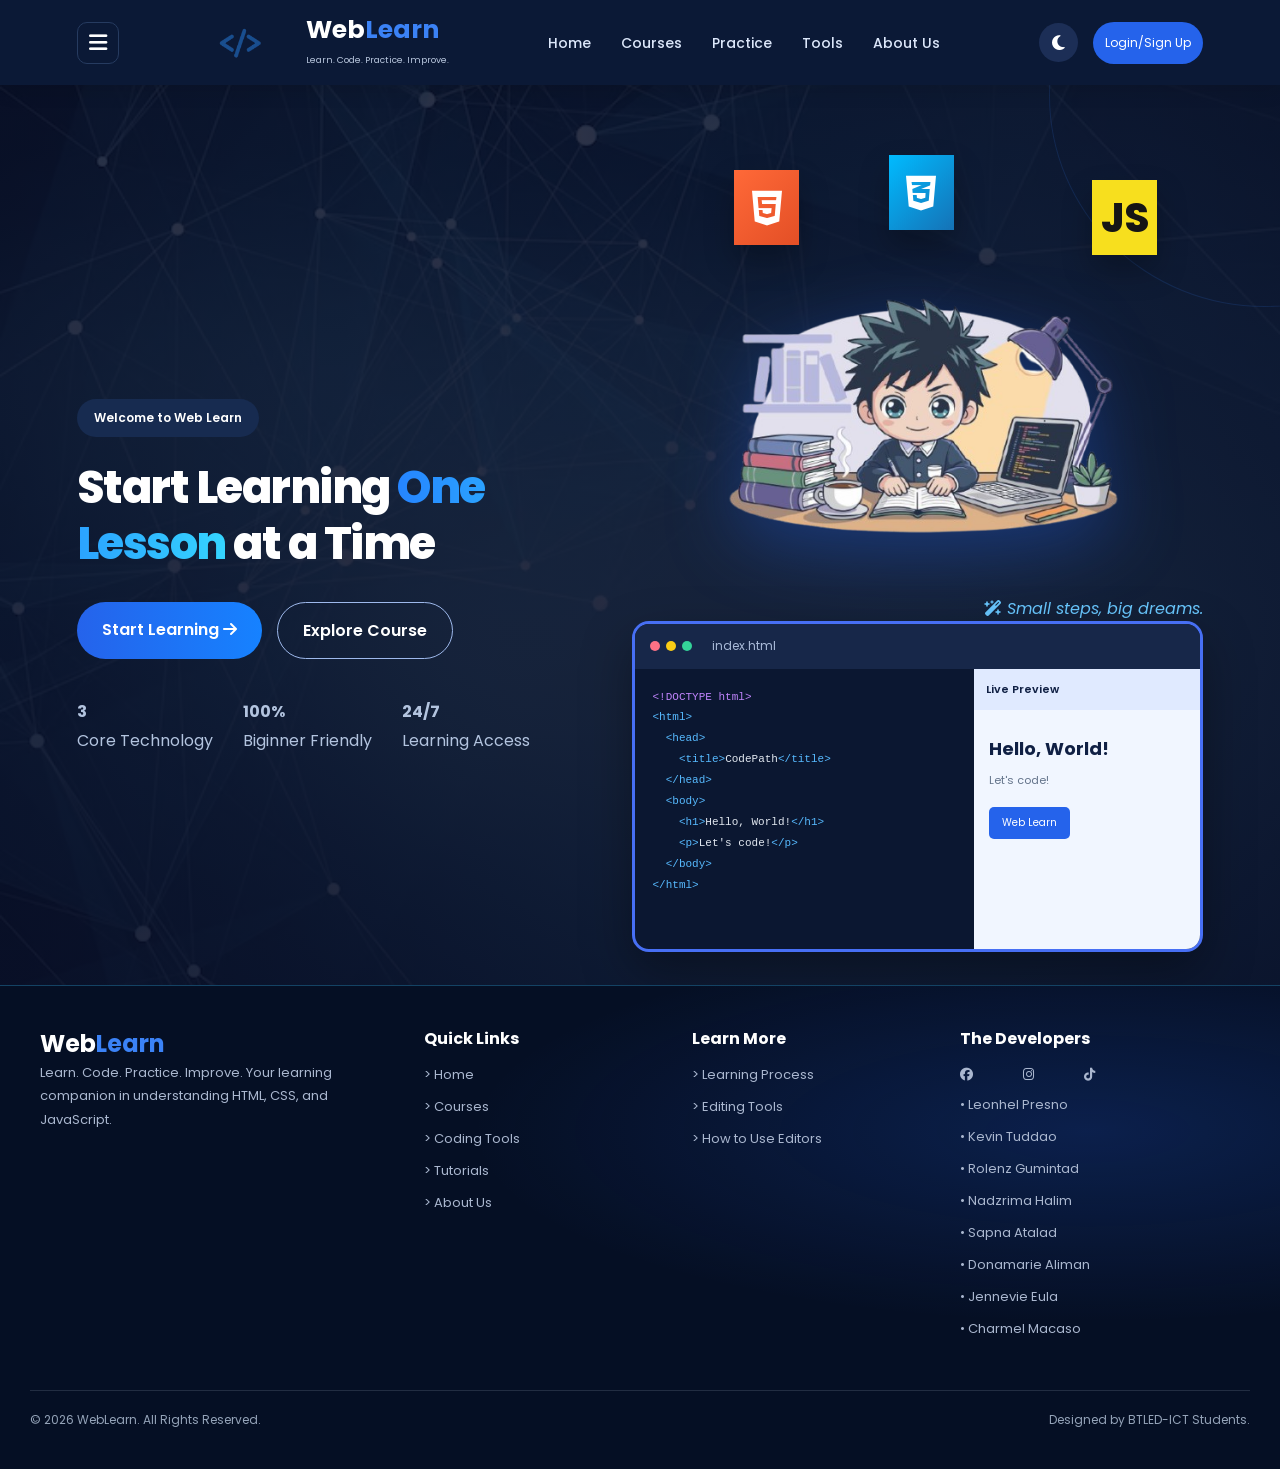
<file: index.html>
<!DOCTYPE html>
<html lang="en">
<head>
    <meta charset="UTF-8">
    <meta name="viewport" content="width=device-width, initial-scale=1.0">
    <title>Web-learn</title>
    <link rel="stylesheet" href="navigation&sidebar.css">
    <link  rel="stylesheet" href="main-index.css">
    <link rel="stylesheet" href="html-css-js-design.css">
    <link rel="stylesheet" href="editor-tools.css">
    <link rel="stylesheet" href="main-footers.css">

    <!-- Google Fonts -->
    <link rel="preconnect" href="https://fonts.googleapis.com">
    <link rel="preconnect" href="https://fonts.gstatic.com" crossorigin>
    <link href="https://fonts.googleapis.com/css2?family=Poppins:wght@400;500;600;700;800&display=swap" rel="stylesheet">

    <!-- Font Awesome Icons -->
    <link rel="stylesheet" href="https://cdnjs.cloudflare.com/ajax/libs/font-awesome/6.5.2/css/all.min.css">
</head>
<body>
    <header class="navigation_bar">
           <!-- LEFT MENU BUTTON -->
    <button class="menu-toggle" id="menuToggle"
            aria-label="Open navigation menu"
            aria-expanded="false">
        <i class="fa-solid fa-bars"></i>
    </button>

    <!-- EXISTING LOGO -->
    <a href="#home" class="logo">
        <img src="logo.png" alt="Weblearn">

        <div class="logo-text">
            <h2>Web<span>Learn</span></h2>
            <small>Learn. Code. Practice. Improve.</small>
        </div>
    </a>
         <!--navigation-->

    <nav class="nav-links" id="navLinks">
        <ul class="links">
            <li><a href="index.html">Home</a></li>
            <li><a href="courses.html">Courses</a></li>
            <li><a href="practice-html-css-js.html">Practice</a></li>
            <li><a href="editortools.html">Tools</a></li>
            <li><a href="about-us.html">About Us</a></li>
        </ul>

    </nav>

<div class="nav-actions">
<button class="theme-toggle" id="themeToggle" aria-level="Toggle light and dark mode">
    <i class="fa-solid fa-moon"></i>
</button>
<a href="#courses" class="login-btn">Login/Sign Up</a>

</div>
</header>

<!-- LEFT SIDEBAR -->
<aside class="sidebar-menu" id="sidebarMenu">

    <h3>MAIN MENU</h3>
    <a href="#home"><i class="fa-solid fa-house"></i> Home</a>
    <a href="about-us.html"><i class="fa-solid fa-user"></i> About Us</a>

    <h3>LEARN</h3>
    <a href="html.html"><i class="fa-brands fa-html5"></i> HTML Tutorials</a>
    <a href="css.html"><i class="fa-brands fa-css3-alt"></i> CSS Tutorials</a>
    <a href="javascript.html"><i class="fa-brands fa-js"></i> JavaScript Tutorials</a>

    <h3>PRACTICE</h3>
    <a href="editor.html"><i class="fa-solid fa-code"></i> Code Editor</a>
    <a href="#learning"><i class="fa-solid fa-clipboard-question"></i> Quizzes</a>
    <a href="#progress"><i class="fa-solid fa-chart-simple"></i> My Progress</a>
    
    <h3>Tools</h3>
    <a href="editortools.html">
    <i class="fa-solid fa-screwdriver-wrench"></i>
    Coding Tools</a>

</aside>

<!-- DARK OVERLAY -->
<div class="sidebar-overlay" id="sidebarOverlay"></div>


<!-- home or main  section-->
<section class="home_main-section" id="home">
 <div class="home-content">
 <div class="welcome-badge">
     Welcome to Web Learn
 </div>
<h1>
    Start Learning 
    <span>One Lesson</span>
    at a Time
</h1>


    <div class="home-buttons">
        <a href="courses.html" class="primary-btn">
            Start Learning
         <i class="fa-solid fa-arrow-right"></i>
        </a>
       <a href="courses.html" class="outline-btn">
        Explore Course
       </a>
    </div>

    <div class="home-stats">
     
        <div class="stat-items">
            <strong>3</strong>
            <span>Core Technology</span>
        </div>

        <div class="stat-items">
            <strong>100%</strong>
            <span>Biginner Friendly</span>
        </div>
   
         <div class="stat-items">
            <strong>24/7</strong>
            <span>Learning Access</span>
         </div>

    </div>
</div>

<!--coding html,css, and javascript illustration-->
<!--html logoo-->
<div class="main-visual">
<div class="floating-badge html-badge">
    <i class="fa-brands fa-html5"></i>
</div>

<!--css logo-->
<div class="floating-badge css-badge">
<i class="fa-brands fa-css3-alt"></i>
</div>

<!--javascript logo-->
<div class="floating-badge js-badge">
JS
</div>

 <div class="hero-laptop">
        <img
            src="laptop.png"
            alt="Laptop displaying programming code"
            class="laptop-img"
            onerror="this.style.display='none';this.parentElement.classList.add('image-missing')">
    </div>

      <div class="laptop-placeholder">
                        <i class="fa-solid fa-laptop-code"></i>
                        <span>Web Learn</span>
                    </div>


     <!-- CAPTION -->
    <div class="visual-caption">
         <i class="fa-solid fa-wand-magic-sparkles"></i>
        Small steps, big dreams.
    </div>

<div class="code-window">
    <div class="window-header">
        <div class="window-dots">
            <span></span>
            <span></span>
            <span></span>
        </div>
        <span>index.html</span>
    </div>

    <div class="editor-layout">

        <div class="code-area">

            <pre><code><span class="code-purple">&lt;!DOCTYPE html&gt;</span>
<span class="code-blue">&lt;html&gt;</span>
  <span class="code-blue">&lt;head&gt;</span>
    <span class="code-blue">&lt;title&gt;</span>CodePath<span class="code-blue">&lt;/title&gt;</span>
  <span class="code-blue">&lt;/head&gt;</span>
  <span class="code-blue">&lt;body&gt;</span>
    <span class="code-blue">&lt;h1&gt;</span>Hello, World!<span class="code-blue">&lt;/h1&gt;</span>
    <span class="code-blue">&lt;p&gt;</span>Let's code!<span class="code-blue">&lt;/p&gt;</span>
  <span class="code-blue">&lt;/body&gt;</span>
<span class="code-blue">&lt;/html&gt;</span></code></pre>

        </div>
 <div class="preview-area">

            <div class="preview-title">
                Live Preview
            </div>

            <div class="preview-content">

                <h3>Hello, World!</h3>

                <p>Let's code!</p>

                <span class="preview-chip">
                    Web Learn
                </span>

        </div>

    </div>

</div>

</div>
 

</div>


</section>





<!-- FOOTER SECTION -->
<footer class="main-footer">
    <div class="footer-container">

        <div class="footer-about">
            <h2>Web<span>Learn</span></h2>
            <p>
                Learn. Code. Practice. Improve.
                Your learning companion in understanding
                HTML, CSS, and JavaScript.
            </p>
        </div>

        <div class="footer-links">
            <h3>Quick Links</h3>
            <a href="index.html#home">> Home</a>
            <a href="courses.html">> Courses</a>
            <a href="editortools.html">> Coding Tools</a>
            <a href="editortools.html">> Tutorials</a>
            <a href="about-us.html">> About Us</a>

        </div>

        <div class="footer-links">
            <h3>Learn More</h3>
            <a href="#">> Learning Process</a>
            <a href="editortools.html">> Editing Tools</a>
            <a href="editortools.html">> How to Use Editors</a>
        </div>

       
        <div class="footer-links">
            <h3>The Developers</h3>
            <div class="dev-icon">
            <a href="https://www.facebook.com/" target="_blank">   
            <i class="fa-brands fa-facebook"></i>
            </a>
            <a href="https://www.instagram.com/"  target="_blank">
            <i class="fa-brands fa-instagram"></i>
            </a>
            <a href="https://www.tiktok.com/"  target="_blank">
            <i class="fa-brands fa-tiktok"></i>
            </a>
            </div>

            <a href="https://www.facebook.com/nhel.pres">• Leonhel Presno</a>
            <a href="https://www.facebook.com/kevin.tuddao.1">• Kevin Tuddao</a>
            <a href="https://www.facebook.com/rolenzearl">• Rolenz Gumintad</a>
            <a href="https://www.facebook.com/share/19nWMQFPBd/">• Nadzrima Halim</a>
            <a href="https://www.facebook.com/saph.atld">• Sapna Atalad</a>
            <a href="https://www.facebook.com/share/1C7DpXJqvT/">• Donamarie Aliman</a>
            <a href="https://www.facebook.com/eu.la.99545">• Jennevie Eula</a>
            <a href="https://www.facebook.com/charmel.macaso.5">• Charmel Macaso</a>
    </div>
    </div>

    <div class="footer-bottom">
        <p>© 2026 WebLearn. All Rights Reserved.</p>
        <p>Designed by BTLED-ICT Students.</p>
    </div>
</footer>



<script src="script.js"></script>
</body>
</html>
</file>
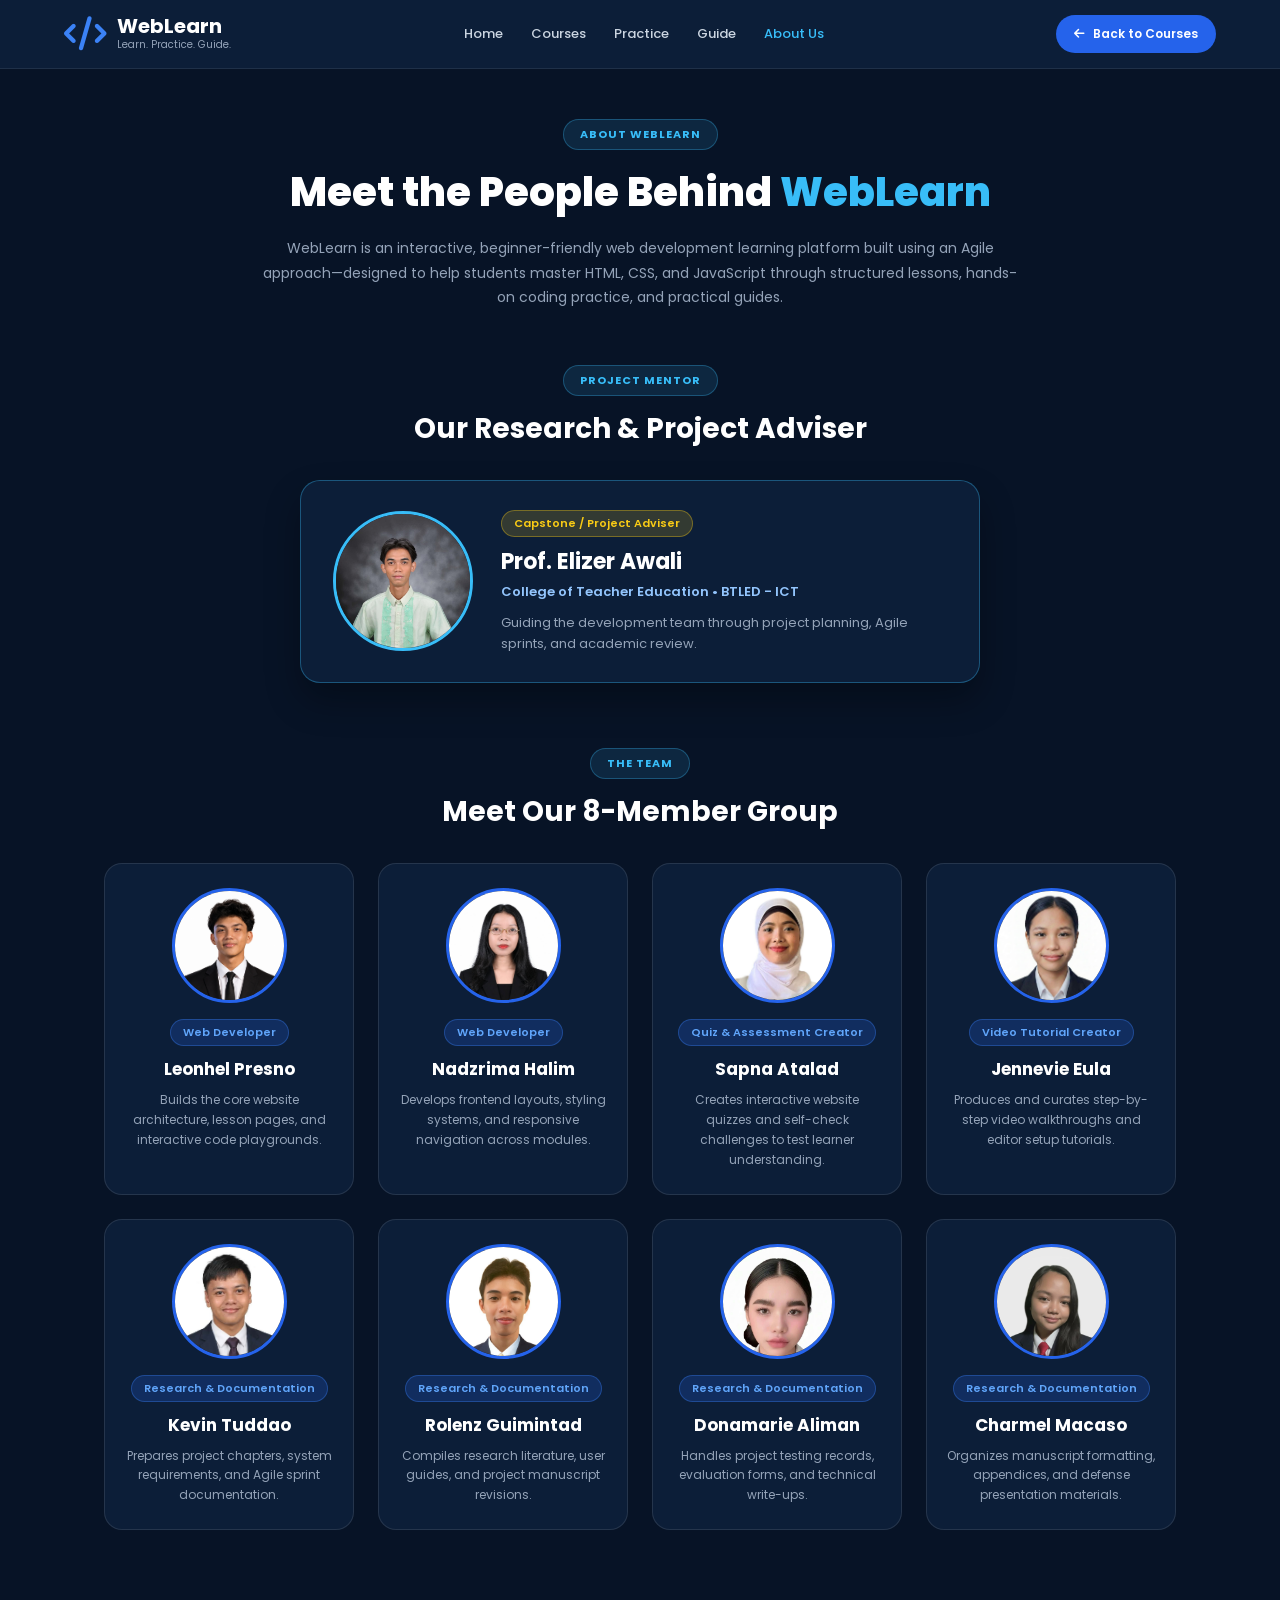
<file: about-us.html>
<!DOCTYPE html>
<html lang="en">
<head>
    <meta charset="UTF-8">
    <meta name="viewport" content="width=device-width, initial-scale=1.0">
    <title>About Us | WebLearn</title>
    <link rel="stylesheet" href="about-us.css">

    <!-- Google Font -->
    <link rel="preconnect" href="https://fonts.googleapis.com">
    <link rel="preconnect" href="https://fonts.gstatic.com" crossorigin>
    <link href="https://fonts.googleapis.com/css2?family=Poppins:wght@400;500;600;700;800&display=swap" rel="stylesheet">

    <!-- Font Awesome Icons -->
    <link rel="stylesheet" href="https://cdnjs.cloudflare.com/ajax/libs/font-awesome/6.5.2/css/all.min.css">
</head>
<body>

    <!-- TOP HEADER -->
    <header class="top-header">
        <a href="index.html" class="brand">
            <i class="fa-solid fa-code"></i>
            <div>
                <h2>WebLearn</h2>
                <span>Learn. Practice. Guide.</span>
            </div>
        </a>

        <nav class="header-nav">
            <a href="index.html">Home</a>
            <a href="courses.html">Courses</a>
            <a href="practice-html-css-js.html">Practice</a>
            <a href="guide.html">Guide</a>
            <a href="about.html" class="active">About Us</a>
        </nav>

        <a href="courses.html" class="back-btn">
            <i class="fa-solid fa-arrow-left"></i>
            Back to Courses
        </a>
    </header>

    <!-- MAIN CONTENT -->
    <main class="about-wrapper">

        <!-- PROJECT OVERVIEW -->
        <section class="about-hero">
            <span class="badge-label">ABOUT WEBLEARN</span>
            <h1>Meet the People Behind <span>WebLearn</span></h1>
            <p>
                WebLearn is an interactive, beginner-friendly web development learning platform built using
                an Agile approach—designed to help students master HTML, CSS, and JavaScript through
                structured lessons, hands-on coding practice, and practical guides.
            </p>
        </section>

        <!-- ADVISER SECTION (1 FEATURED CARD) -->
        <section class="adviser-section">
            <div class="section-header">
                <span class="sub-label">PROJECT MENTOR</span>
                <h2>Our Research &amp; Project Adviser</h2>
            </div>

            <article class="adviser-card">
                <div class="adviser-photo">
                    <img src="sirL.jpg" alt="Project Adviser">
                </div>
                <div class="adviser-info">
                    <span class="role-badge adviser-badge">Capstone / Project Adviser</span>
                    <h3>Prof. Elizer Awali</h3>
                    <p class="department">College of Teacher Education • BTLED - ICT</p>
                    <p class="adviser-note">
                        Guiding the development team through project planning, Agile sprints, and academic review.
                    </p>
                </div>
            </article>
        </section>

        <!-- DEVELOPMENT TEAM SECTION (8 MEMBERS - 4x2 GRID) -->
        <section class="team-section">
            <div class="section-header">
                <span class="sub-label">THE TEAM</span>
                <h2>Meet Our 8-Member Group</h2>
            </div>

            <div class="team-grid">

                <!-- MEMBER 1: DEVELOPER 1 -->
                <article class="member-card">
                    <div class="member-photo">
                        <img src="Leo.png" alt="Member 1">
                    </div>
                    <span class="role-badge">Web Developer</span>
                    <h3>Leonhel Presno</h3>
                    <p>Builds the core website architecture, lesson pages, and interactive code playgrounds.</p>
                </article>

                <!-- MEMBER 2: DEVELOPER 2 -->
                <article class="member-card">
                    <div class="member-photo">
                        <img src="halim2.jpg" alt="Member 2">
                    </div>
                    <span class="role-badge">Web Developer</span>
                    <h3>Nadzrima Halim</h3>
                    <p>Develops frontend layouts, styling systems, and responsive navigation across modules.</p>
                </article>

                <!-- MEMBER 3: QUIZ CREATOR -->
                <article class="member-card">
                    <div class="member-photo">
                        <img src="saph.jpg" alt="Member 3">
                    </div>
                    <span class="role-badge">Quiz &amp; Assessment Creator</span>
                    <h3>Sapna Atalad</h3>
                    <p>Creates interactive website quizzes and self-check challenges to test learner understanding.</p>
                </article>

                <!-- MEMBER 4: VIDEO TUTORIAL CREATOR -->
                <article class="member-card">
                    <div class="member-photo">
                        <img src="eula.jpg" alt="Member 4">
                    </div>
                    <span class="role-badge">Video Tutorial Creator</span>
                    <h3>Jennevie Eula</h3>
                    <p>Produces and curates step-by-step video walkthroughs and editor setup tutorials.</p>
                </article>

                <!-- MEMBER 5: DOCUMENTATION 1 -->
                <article class="member-card">
                    <div class="member-photo">
                        <img src="kevs.jpg" alt="Member 5">
                    </div>
                    <span class="role-badge">Research &amp; Documentation</span>
                    <h3>Kevin Tuddao</h3>
                    <p>Prepares project chapters, system requirements, and Agile sprint documentation.</p>
                </article>

                <!-- MEMBER 6: DOCUMENTATION 2 -->
                <article class="member-card">
                    <div class="member-photo">
                        <img src="rolenz.jpg" alt="Member 6">
                    </div>
                    <span class="role-badge">Research &amp; Documentation</span>
                    <h3>Rolenz Guimintad</h3>
                    <p>Compiles research literature, user guides, and project manuscript revisions.</p>
                </article>

                <!-- MEMBER 7: DOCUMENTATION 3 -->
                <article class="member-card">
                    <div class="member-photo">
                        <img src="dona.jpg" alt="Member 7">
                    </div>
                    <span class="role-badge">Research &amp; Documentation</span>
                    <h3>Donamarie Aliman</h3>
                    <p>Handles project testing records, evaluation forms, and technical write-ups.</p>
                </article>

                <!-- MEMBER 8: DOCUMENTATION 4 -->
                <article class="member-card">
                    <div class="member-photo">
                        <img src="charmel.jpg" alt="Member 8">
                    </div>
                    <span class="role-badge">Research &amp; Documentation</span>
                    <h3>Charmel Macaso</h3>
                    <p>Organizes manuscript formatting, appendices, and defense presentation materials.</p>
                </article>

            </div>
        </section>

    </main>

</body>
</html>
</file>
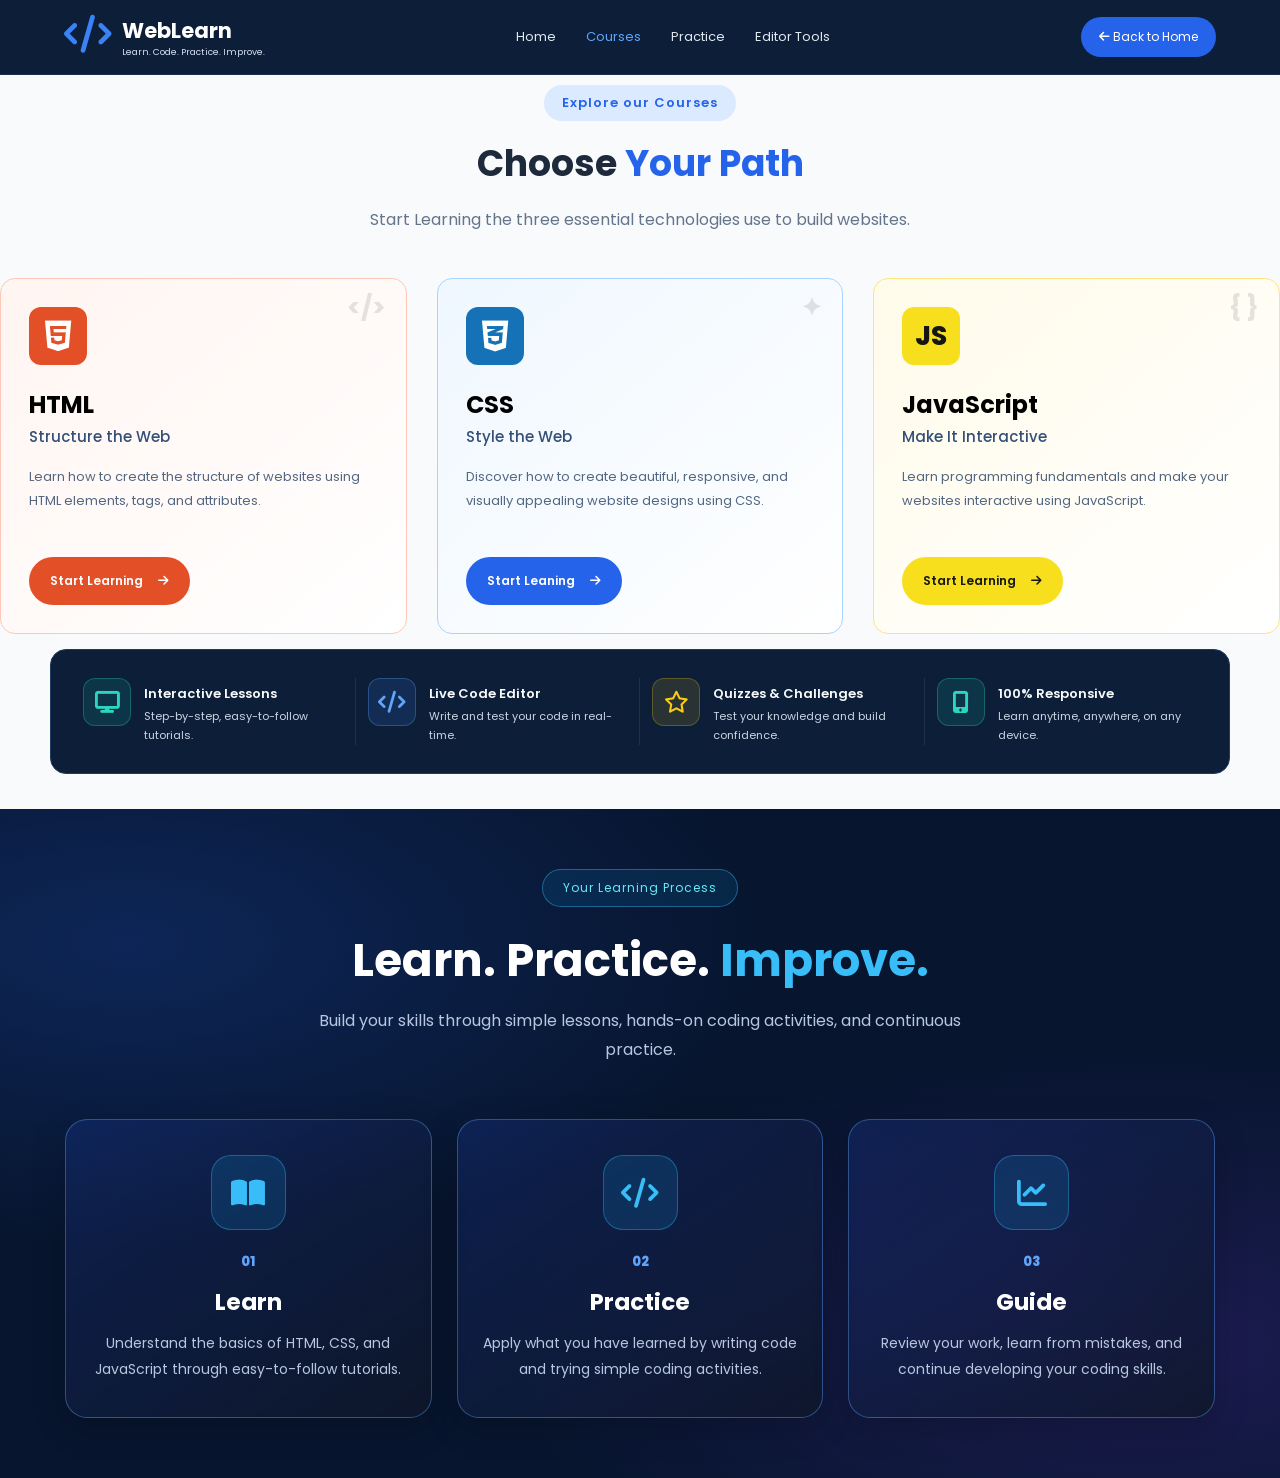
<file: courses.html>
<!DOCTYPE html>
<html lang="en">
<head>
    <meta charset="UTF-8">
    <meta name="viewport" content="width=device-width, initial-scale=1.0">
    <title>Tutorial</title>
    <!--Css-->
    <link rel="stylesheet" href="courses.css">
    <link rel="stylesheet" href="features.css">
    <link rel="stylesheet" href="learning-process.css">

  <!--Google font-->
   <link rel="preconnect" href="https://fonts.googleapis.com">
<link rel="preconnect" href="https://fonts.gstatic.com" crossorigin>
<link href="https://fonts.googleapis.com/css2?family=Poppins:ital,wght@0,100;0,200;0,300;0,400;0,500;0,600;0,700;0,800;0,900;1,100;1,200;1,300;1,400;1,500;1,600;1,700;1,800;1,900&display=swap" rel="stylesheet">

    <!-- Font Awesome Icons -->
    <link rel="stylesheet" href="https://cdnjs.cloudflare.com/ajax/libs/font-awesome/6.5.2/css/all.min.css">

    
</head>
<body>
    
    <!--Course section-->
<section class="courses section-padding" id="courses">
     <!-- HEADER -->
    <header class="course-header">

        <a href="index.html" class="brand">
            <i class="fa-solid fa-code"></i>
            <div>
                <h2>WebLearn</h2>
                <span>Learn. Code. Practice. Improve.</span>
            </div>
           </a>

        <nav class="course-nav">
            <a href="index.html">Home</a>
            <a href="courses.html" class="active">Courses</a>
            <a href="practice-html-css-js.html">Practice</a>
            <a href="editortools.html">Editor Tools</a>
        </nav>

        <a href="index.html" class="back-home">
            <i class="fa-solid fa-arrow-left"></i>
            Back to Home
        </a>

        <button class="mobile-menu" id="mobileMenu" aria-label="Toggle navigation" aria-expanded="false">
            <i class="fa-solid fa-bars"></i>
        </button>

    </header>
    <div class="section-heading">
    <span class="section-label">
        Explore our Courses
    </span>
    <h2>
        Choose <span> Your Path</span>
        </h2>
        
        <p>
            Start Learning the three essential technologies 
            use to build websites.
        </p>
   
    </div>

    <div class="course-container">

        <!--HTML courses-->

        <article class="course-card html-card">

 <div class="course-icon html-icon">
    <i class="fa-brands fa-html5"></i>
 </div>

 <span class="card-decoration">&lt;/&gt</span>
 <h3>HTML</h3>
 <h4>Structure the Web</h4>
 <p> Learn how to create the structure
      of websites using HTML elements,
    tags, and attributes.</p>
   

    <a href="html.html" class="course-btn html-btn">
    Start Learning
 
    <i class="fa-solid fa-arrow-right"></i>
    </a>
        </article>



        <!--CSS courses-->

        <article class="course-card css-card">


     <div class="course-icon css-icon">
      <i class="fa-brands fa-css3-alt"></i>
     </div>

     <span class="card-decoration">✦</span>
     <h3>CSS</h3>
     <h4>Style the Web</h4>
     <p> Discover how to create beautiful,
         responsive, and visually appealing
         website designs using CSS.</p>

   

    <a href="css.html" class="course-btn css-btn">
     Start Leaning
     <i class="fa-solid fa-arrow-right"></i>

    </a>
        </article>

<!--Javascript courses-->

<article class="course-card js-card">
    <div class="course-icon js-icon">
        JS
    </div>

    <span class="card-decoration">{ }</span>
  <h3>JavaScript</h3>
  <h4>Make It Interactive</h4>

<p>Learn programming fundamentals
    and make your websites interactive
    using JavaScript.</p>

    
  
    <a href="js.html" class="course-btn js-btn">
     Start Learning
     <i class="fa-solid fa-arrow-right"></i>

    </a>
</article>

    </div>
</section>




<!-- FEATURES -->

<section class="features-bar-section">

    <div class="features-bar">

        <!-- FEATURE 1 -->
        <div class="bar-feature">
            <div class="bar-icon icon-teal">
                <i class="fa-solid fa-display"></i>
            </div>

            <div class="bar-content">
                <h3>Interactive Lessons</h3>
                <p>Step-by-step, easy-to-follow tutorials.</p>
            </div>
        </div>

        <!-- FEATURE 2 -->
        <div class="bar-feature">
            <div class="bar-icon icon-blue">
                <i class="fa-solid fa-code"></i>
            </div>

            <div class="bar-content">
                <h3>Live Code Editor</h3>
                <p>Write and test your code in real-time.</p>
            </div>
        </div>

    

        <!-- FEATURE 3 -->
        <div class="bar-feature">
            <div class="bar-icon icon-yellow">
                <i class="fa-regular fa-star"></i>
            </div>

            <div class="bar-content">
                <h3>Quizzes &amp; Challenges</h3>
                <p>Test your knowledge and build confidence.</p>
            </div>
        </div>

        <!-- FEATURE 4 -->
        <div class="bar-feature">
            <div class="bar-icon icon-teal">
                <i class="fa-solid fa-mobile-screen-button"></i>
            </div>

            <div class="bar-content">
                <h3>100% Responsive</h3>
                <p>Learn anytime, anywhere, on any device.</p>
            </div>
        </div>

    </div>


    <!--learning process-->

</section>



<!-- LEARNING PROCESS -->
<section class="learning-process" id="learning-process">

    <div class="learning-heading">
        <span class="section-label">Your Learning Process</span>

        <h2>Learn. Practice. <span>Improve.</span></h2>

        <p>
            Build your skills through simple lessons,
            hands-on coding activities, and continuous practice.
        </p>
    </div>

    <div class="learning-container">

        <!-- STEP 1 -->
        <div class="learning-card">
            <div class="learning-icon">
                <i class="fa-solid fa-book-open"></i>
            </div>

            <span class="step-number">01</span> <a href="courses.html">
            <h3>Learn</h3> </a>

            <p>
                Understand the basics of HTML, CSS, and JavaScript
                through easy-to-follow tutorials.
            </p>
        </div>

        <!-- STEP 2 -->
        <div class="learning-card">
            <div class="learning-icon">
                <i class="fa-solid fa-code"></i>
            </div>

            <span class="step-number">02</span> <a href="practice-html-css-js.html">
            <h3>Practice</h3> </a>

            <p>
                Apply what you have learned by writing code
                and trying simple coding activities.
            </p>
        </div>

        <!-- STEP 3 -->
        <div class="learning-card">
            <div class="learning-icon">
                <i class="fa-solid fa-chart-line"></i>
            </div>

            <span class="step-number">03</span> <a href="guide.html">
            <h3>Guide</h3> </a>

            <p>
                Review your work, learn from mistakes,
                and continue developing your coding skills.
            </p>
        </div>

    </div>
</section>



</body>
</html>
</file>
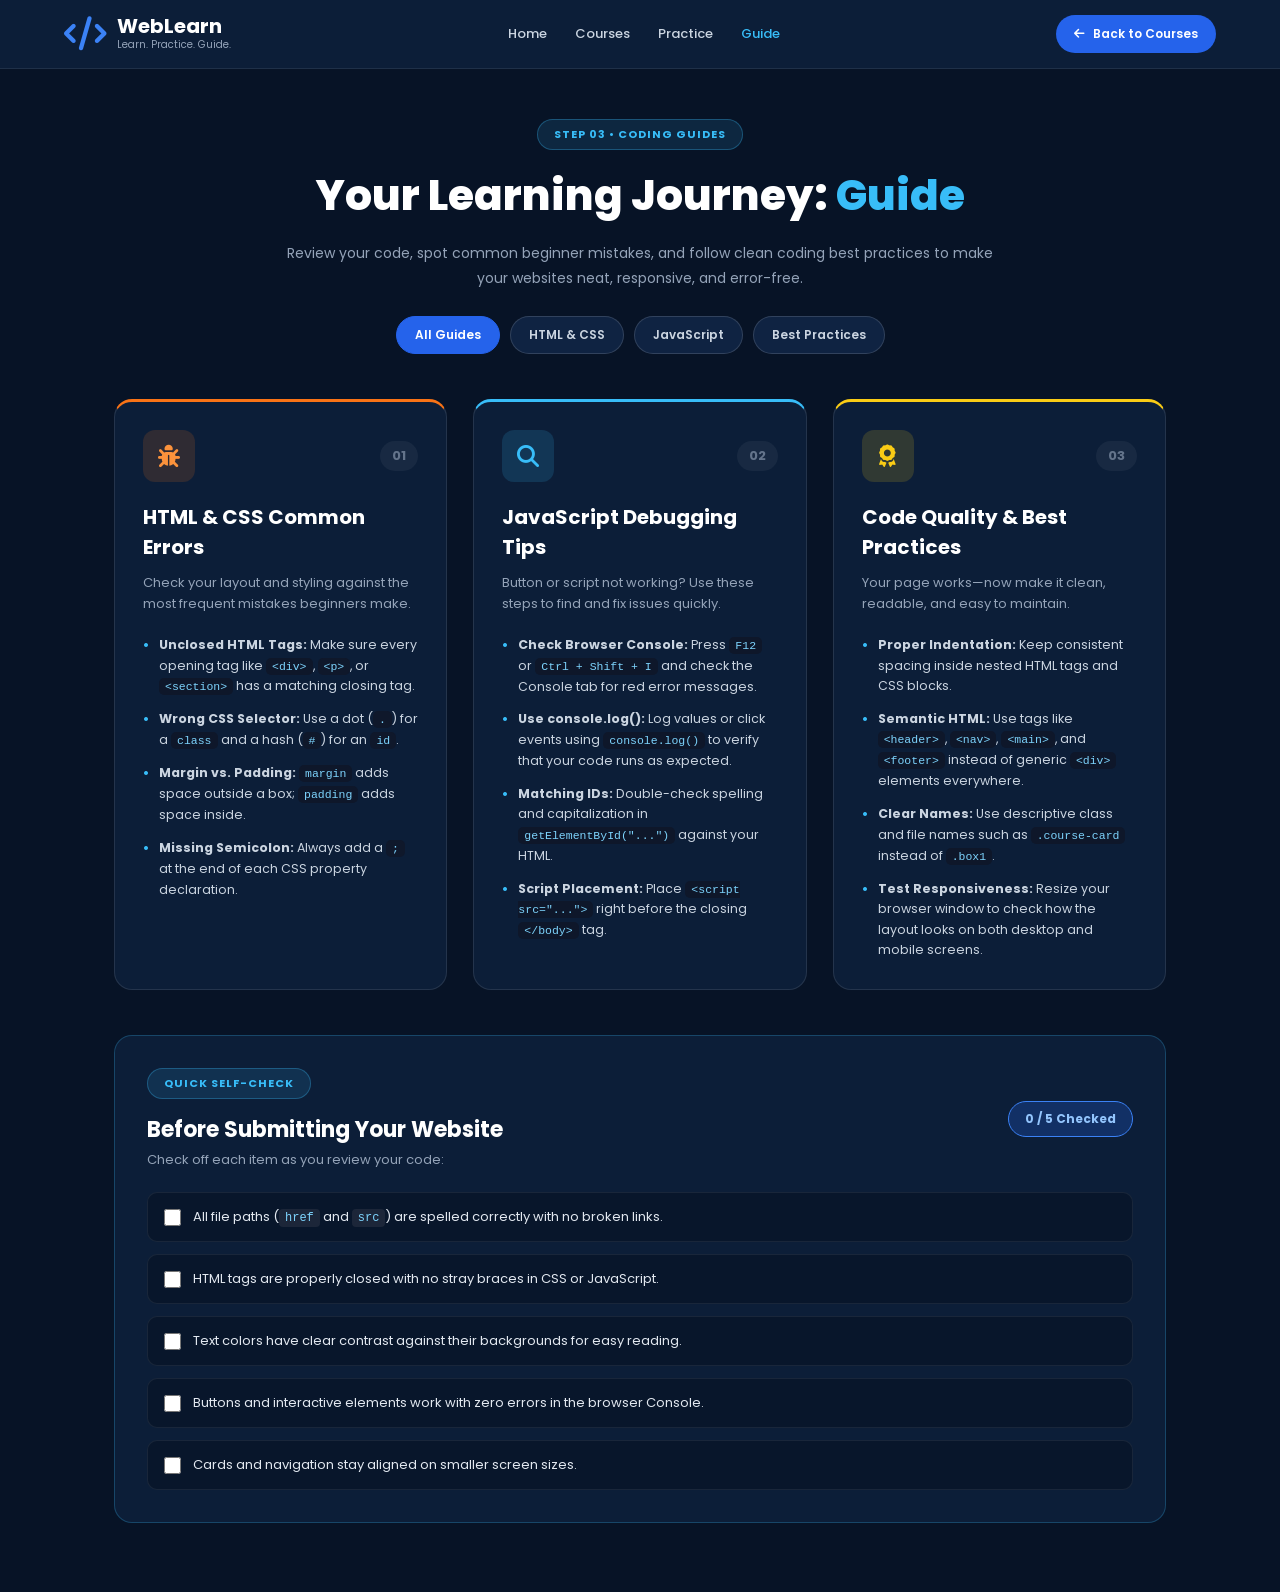
<file: guide.html>
<!DOCTYPE html>
<html lang="en">
<head>
    <meta charset="UTF-8">
    <meta name="viewport" content="width=device-width, initial-scale=1.0">
    <title>Coding Guides | WebLearn</title>
    <link rel="stylesheet" href="guide.css">

    <!-- Google Font -->
    <link rel="preconnect" href="https://fonts.googleapis.com">
    <link rel="preconnect" href="https://fonts.gstatic.com" crossorigin>
    <link href="https://fonts.googleapis.com/css2?family=Poppins:wght@400;500;600;700;800&display=swap" rel="stylesheet">

    <!-- Font Awesome Icons -->
    <link rel="stylesheet" href="https://cdnjs.cloudflare.com/ajax/libs/font-awesome/6.5.2/css/all.min.css">
</head>
<body>

    <!-- TOP HEADER -->
    <header class="top-header">
        <a href="index.html" class="brand">
            <i class="fa-solid fa-code"></i>
            <div>
                <h2>WebLearn</h2>
                <span>Learn. Practice. Guide.</span>
            </div>
        </a>

        <nav class="header-nav">
            <a href="index.html">Home</a>
            <a href="courses.html">Courses</a>
            <a href="practice-css.html">Practice</a>
            <a href="guide.html" class="active">Guide</a>
        </nav>

        <a href="courses.html" class="back-btn">
            <i class="fa-solid fa-arrow-left"></i>
            Back to Courses
        </a>
    </header>

    <!-- MAIN CONTENT -->
    <main class="guide-wrapper">

        <!-- HERO / HEADING -->
        <section class="guide-hero">
            <span class="badge-label">STEP 03 • CODING GUIDES</span>
            <h1>Your Learning Journey: <span>Guide</span></h1>
            <p>
                Review your code, spot common beginner mistakes, and follow clean coding best practices
                to make your websites neat, responsive, and error-free.
            </p>

            <!-- Filter Tabs -->
            <div class="filter-bar">
                <button type="button" class="filter-btn active" data-filter="all">All Guides</button>
                <button type="button" class="filter-btn" data-filter="html-css">HTML &amp; CSS</button>
                <button type="button" class="filter-btn" data-filter="javascript">JavaScript</button>
                <button type="button" class="filter-btn" data-filter="quality">Best Practices</button>
            </div>
        </section>

        <!-- 3 GUIDE CARDS -->
        <section class="guide-grid">

            <!-- CARD 01: HTML & CSS COMMON ERRORS -->
            <article class="guide-card card-orange" data-category="html-css">
                <div class="card-top">
                    <div class="card-icon icon-orange">
                        <i class="fa-solid fa-bug"></i>
                    </div>
                    <span class="card-num">01</span>
                </div>

                <h2>HTML &amp; CSS Common Errors</h2>
                <p class="card-desc">
                    Check your layout and styling against the most frequent mistakes beginners make.
                </p>

                <ul class="guide-list">
                    <li>
                        <strong>Unclosed HTML Tags:</strong> Make sure every opening tag like
                        <code>&lt;div&gt;</code>, <code>&lt;p&gt;</code>, or <code>&lt;section&gt;</code> has a matching closing tag.
                    </li>
                    <li>
                        <strong>Wrong CSS Selector:</strong> Use a dot (<code>.</code>) for a
                        <code>class</code> and a hash (<code>#</code>) for an <code>id</code>.
                    </li>
                    <li>
                        <strong>Margin vs. Padding:</strong> <code>margin</code> adds space outside a box;
                        <code>padding</code> adds space inside.
                    </li>
                    <li>
                        <strong>Missing Semicolon:</strong> Always add a <code>;</code> at the end of
                        each CSS property declaration.
                    </li>
                </ul>
            </article>

            <!-- CARD 02: JAVASCRIPT DEBUGGING -->
            <article class="guide-card card-blue" data-category="javascript">
                <div class="card-top">
                    <div class="card-icon icon-blue">
                        <i class="fa-solid fa-magnifying-glass"></i>
                    </div>
                    <span class="card-num">02</span>
                </div>

                <h2>JavaScript Debugging Tips</h2>
                <p class="card-desc">
                    Button or script not working? Use these steps to find and fix issues quickly.
                </p>

                <ul class="guide-list">
                    <li>
                        <strong>Check Browser Console:</strong> Press <code>F12</code> or
                        <code>Ctrl + Shift + I</code> and check the Console tab for red error messages.
                    </li>
                    <li>
                        <strong>Use console.log():</strong> Log values or click events using
                        <code>console.log()</code> to verify that your code runs as expected.
                    </li>
                    <li>
                        <strong>Matching IDs:</strong> Double-check spelling and capitalization in
                        <code>getElementById("...")</code> against your HTML.
                    </li>
                    <li>
                        <strong>Script Placement:</strong> Place <code>&lt;script src="..."&gt;</code>
                        right before the closing <code>&lt;/body&gt;</code> tag.
                    </li>
                </ul>
            </article>

            <!-- CARD 03: CODE QUALITY & BEST PRACTICES -->
            <article class="guide-card card-yellow" data-category="quality">
                <div class="card-top">
                    <div class="card-icon icon-yellow">
                        <i class="fa-solid fa-award"></i>
                    </div>
                    <span class="card-num">03</span>
                </div>

                <h2>Code Quality &amp; Best Practices</h2>
                <p class="card-desc">
                    Your page works—now make it clean, readable, and easy to maintain.
                </p>

                <ul class="guide-list">
                    <li>
                        <strong>Proper Indentation:</strong> Keep consistent spacing inside nested
                        HTML tags and CSS blocks.
                    </li>
                    <li>
                        <strong>Semantic HTML:</strong> Use tags like <code>&lt;header&gt;</code>,
                        <code>&lt;nav&gt;</code>, <code>&lt;main&gt;</code>, and <code>&lt;footer&gt;</code>
                        instead of generic <code>&lt;div&gt;</code> elements everywhere.
                    </li>
                    <li>
                        <strong>Clear Names:</strong> Use descriptive class and file names such as
                        <code>.course-card</code> instead of <code>.box1</code>.
                    </li>
                    <li>
                        <strong>Test Responsiveness:</strong> Resize your browser window to check how
                        the layout looks on both desktop and mobile screens.
                    </li>
                </ul>
            </article>

        </section>

        <!-- INTERACTIVE SELF-REVIEW CHECKLIST (NO DATABASE NEEDED) -->
        <section class="checklist-section">
            <div class="checklist-header">
                <div>
                    <span class="badge-label">QUICK SELF-CHECK</span>
                    <h2>Before Submitting Your Website</h2>
                    <p>Check off each item as you review your code:</p>
                </div>
                <div class="progress-badge" id="checkProgress">0 / 5 Checked</div>
            </div>

            <div class="checklist-items">
                <label class="check-item">
                    <input type="checkbox" class="review-check">
                    <span>All file paths (<code>href</code> and <code>src</code>) are spelled correctly with no broken links.</span>
                </label>
                <label class="check-item">
                    <input type="checkbox" class="review-check">
                    <span>HTML tags are properly closed with no stray braces in CSS or JavaScript.</span>
                </label>
                <label class="check-item">
                    <input type="checkbox" class="review-check">
                    <span>Text colors have clear contrast against their backgrounds for easy reading.</span>
                </label>
                <label class="check-item">
                    <input type="checkbox" class="review-check">
                    <span>Buttons and interactive elements work with zero errors in the browser Console.</span>
                </label>
                <label class="check-item">
                    <input type="checkbox" class="review-check">
                    <span>Cards and navigation stay aligned on smaller screen sizes.</span>
                </label>
            </div>
        </section>

    </main>

    <!-- SCRIPT FOR FILTER AND CHECKLIST -->
    <script>
        const filterButtons = document.querySelectorAll(".filter-btn");
        const guideCards = document.querySelectorAll(".guide-card");

        filterButtons.forEach(btn => {
            btn.addEventListener("click", () => {
                filterButtons.forEach(b => b.classList.remove("active"));
                btn.classList.add("active");

                const selected = btn.getAttribute("data-filter");
                guideCards.forEach(card => {
                    const category = card.getAttribute("data-category");
                    if (selected === "all" || category === selected) {
                        card.style.display = "flex";
                    } else {
                        card.style.display = "none";
                    }
                });
            });
        });

        const checkboxes = document.querySelectorAll(".review-check");
        const progressBadge = document.getElementById("checkProgress");

        function updateChecklistCount() {
            const checkedCount = document.querySelectorAll(".review-check:checked").length;
            progressBadge.textContent = `${checkedCount} / ${checkboxes.length} Checked`;
        }

        checkboxes.forEach(box => {
            box.addEventListener("change", updateChecklistCount);
        });
    </script>

</body>
</html>
</file>
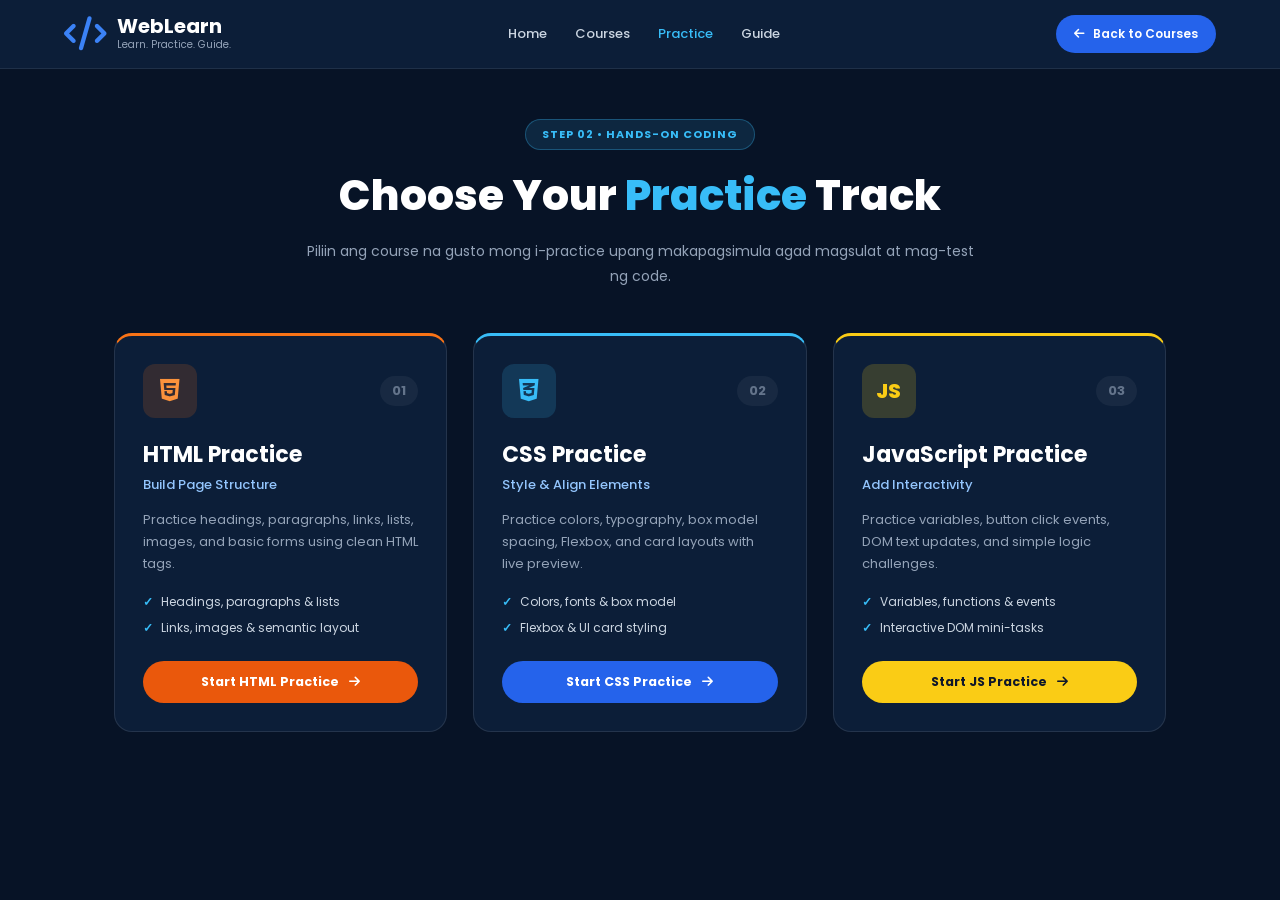
<file: practice-html-css-js.html>
<!DOCTYPE html>
<html lang="en">
<head>
    <meta charset="UTF-8">
    <meta name="viewport" content="width=device-width, initial-scale=1.0">
    <title>Practice Courses | WebLearn</title>
    <link rel="stylesheet" href="practice-html-css-js.css">

    <!-- Google Font -->
    <link rel="preconnect" href="https://fonts.googleapis.com">
    <link rel="preconnect" href="https://fonts.gstatic.com" crossorigin>
    <link href="https://fonts.googleapis.com/css2?family=Poppins:wght@400;500;600;700;800&display=swap" rel="stylesheet">

    <!-- Font Awesome Icons -->
    <link rel="stylesheet" href="https://cdnjs.cloudflare.com/ajax/libs/font-awesome/6.5.2/css/all.min.css">
</head>
<body>

    <!-- TOP HEADER -->
    <header class="top-header">
        <a href="index.html" class="brand">
            <i class="fa-solid fa-code"></i>
            <div>
                <h2>WebLearn</h2>
                <span>Learn. Practice. Guide.</span>
            </div>
        </a>

        <nav class="header-nav">
            <a href="index.html">Home</a>
            <a href="courses.html">Courses</a>
            <a href="practice.html" class="active">Practice</a>
            <a href="guide.html">Guide</a>
        </nav>

        <a href="courses.html" class="back-btn">
            <i class="fa-solid fa-arrow-left"></i>
            Back to Courses
        </a>
    </header>

    <!-- MAIN CONTENT -->
    <main class="practice-wrapper">

        <!-- HERO -->
        <section class="practice-hero">
            <span class="badge-label">STEP 02 • HANDS-ON CODING</span>
            <h1>Choose Your <span>Practice</span> Track</h1>
            <p>
                Piliin ang course na gusto mong i-practice upang makapagsimula agad magsulat at mag-test ng code.
            </p>
        </section>

        <!-- 3 PRACTICE COURSE CARDS -->
        <section class="practice-grid">

            <!-- 01 HTML PRACTICE -->
            <article class="practice-card card-html">
                <div class="card-top">
                    <div class="card-icon icon-html">
                        <i class="fa-brands fa-html5"></i>
                    </div>
                    <span class="card-step">01</span>
                </div>

                <h2>HTML Practice</h2>
                <h4>Build Page Structure</h4>
                <p>
                    Practice headings, paragraphs, links, lists, images, and basic forms using clean HTML tags.
                </p>

                <ul class="task-preview">
                    <li>Headings, paragraphs &amp; lists</li>
                    <li>Links, images &amp; semantic layout</li>
                </ul>

                <a href="practice-html.html" class="start-btn btn-html">
                    Start HTML Practice
                    <i class="fa-solid fa-arrow-right"></i>
                </a>
            </article>

            <!-- 02 CSS PRACTICE -->
            <article class="practice-card card-css">
                <div class="card-top">
                    <div class="card-icon icon-css">
                        <i class="fa-brands fa-css3-alt"></i>
                    </div>
                    <span class="card-step">02</span>
                </div>

                <h2>CSS Practice</h2>
                <h4>Style &amp; Align Elements</h4>
                <p>
                    Practice colors, typography, box model spacing, Flexbox, and card layouts with live preview.
                </p>

                <ul class="task-preview">
                    <li>Colors, fonts &amp; box model</li>
                    <li>Flexbox &amp; UI card styling</li>
                </ul>

                <a href="practice-css.html" class="start-btn btn-css">
                    Start CSS Practice
                    <i class="fa-solid fa-arrow-right"></i>
                </a>
            </article>

            <!-- 03 JAVASCRIPT PRACTICE -->
            <article class="practice-card card-js">
                <div class="card-top">
                    <div class="card-icon icon-js">
                        JS
                    </div>
                    <span class="card-step">03</span>
                </div>

                <h2>JavaScript Practice</h2>
                <h4>Add Interactivity</h4>
                <p>
                    Practice variables, button click events, DOM text updates, and simple logic challenges.
                </p>

                <ul class="task-preview">
                    <li>Variables, functions &amp; events</li>
                    <li>Interactive DOM mini-tasks</li>
                </ul>

                <a href="practice-js.html" class="start-btn btn-js">
                    Start JS Practice
                    <i class="fa-solid fa-arrow-right"></i>
                </a>
            </article>

        </section>

    </main>

</body>
</html>
</file>
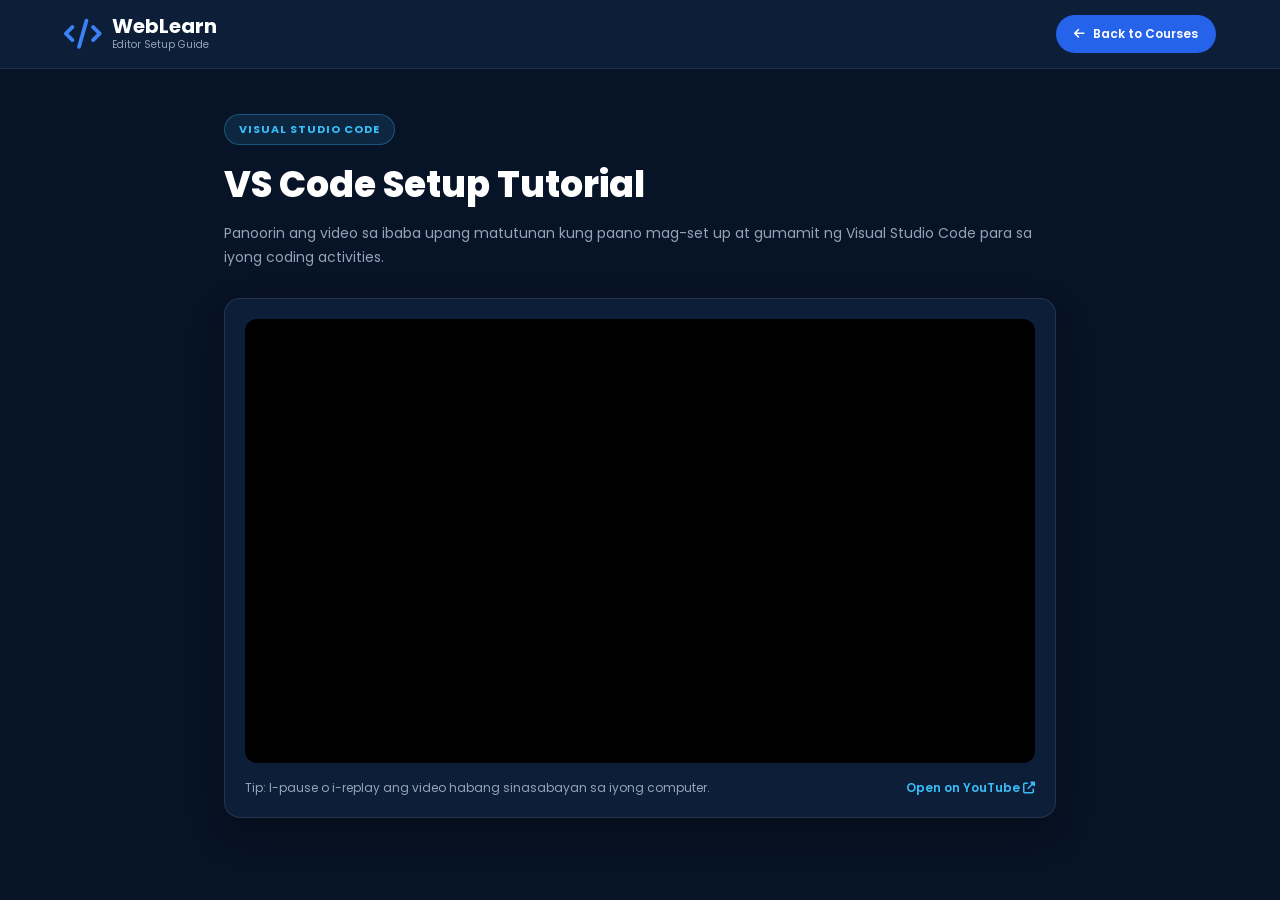
<file: tutorial-vscode.html>
<!DOCTYPE html>
<html lang="en">
<head>
    <meta charset="UTF-8">
    <meta name="viewport" content="width=device-width, initial-scale=1.0">
    <title>VS Code Tutorial | WebLearn</title>
    <link rel="stylesheet" href="tutorial-vscode.css">

    <!-- Google Font -->
    <link rel="preconnect" href="https://fonts.googleapis.com">
    <link rel="preconnect" href="https://fonts.gstatic.com" crossorigin>
    <link href="https://fonts.googleapis.com/css2?family=Poppins:wght@400;500;600;700;800&display=swap" rel="stylesheet">

    <!-- Font Awesome Icons -->
    <link rel="stylesheet" href="https://cdnjs.cloudflare.com/ajax/libs/font-awesome/6.5.2/css/all.min.css">
</head>
<body>

    <header class="top-header">
        <a href="index.html" class="brand">
            <i class="fa-solid fa-code"></i>
            <div>
                <h2>WebLearn</h2>
                <span>Editor Setup Guide</span>
            </div>
        </a>

        <a href="courses.html" class="back-btn">
            <i class="fa-solid fa-arrow-left"></i>
            Back to Courses
        </a>
    </header>

    <main class="video-wrapper">
        <span class="video-badge">VISUAL STUDIO CODE</span>
        <h1>VS Code Setup Tutorial</h1>
        <p class="subtitle">
            Panoorin ang video sa ibaba upang matutunan kung paano mag-set up at gumamit ng Visual Studio Code para sa iyong coding activities.
        </p>

        <div class="video-card">
            <div class="video-container">
                <iframe
                    src="https://www.youtube.com/embed/PirSDtk4qUc?si=o4OyVLHf6BO_S8NQ"
                    title="VS Code Tutorial Video"
                    allow="accelerometer; autoplay; clipboard-write; encrypted-media; gyroscope; picture-in-picture; web-share"
                    referrerpolicy="strict-origin-when-cross-origin"
                    allowfullscreen>
                </iframe>
            </div>

            <div class="video-footer">
                <span>Tip: I-pause o i-replay ang video habang sinasabayan sa iyong computer.</span>
                <a href="https://youtu.be/PirSDtk4qUc?si=o4OyVLHf6BO_S8NQ" target="_blank" rel="noopener noreferrer">
                    Open on YouTube <i class="fa-solid fa-up-right-from-square"></i>
                </a>
            </div>
        </div>
    </main>

</body>
</html>
</file>
<file: navigation&sidebar.css>
:root{
    --navy: #07152e;
    --navy-light: #10244a;
    --blue: #2563eb;
    --cyan: #35c5ff;
    --text: #102044;
    --muted: #64748b;
    --background: #f8faff;
    --white: #ffffff;

}
 
* {
    margin: 0;
    padding: 0;
    box-sizing: border-box;
}
html {
    scroll-behavior: smooth;
}

body {
    font-family: 'Poppins', sans-serif;
    background: var(--background);
    color: var(--text);
    overflow-x: hidden;
}
a{
    text-decoration: none;
}

button {
    font-family: inherit;
    cursor: pointer;
}
/* navigation nato */
.links li{
  list-style: none;
}

.navigation_bar{
    width: 100%;
    min-height: 80px;
    padding: 15px 6%;
    display: flex;
    justify-content: space-between;
    align-items: center;
    gap: 25px;
    background: #0b1936;
    top: 0;
    position: sticky;
    z-index: 1000;
    box-shadow: 0 4px 20px rgba(0, 0, 0, 0.12);
}
.logo {
    display: flex;
    align-items: center;
    gap: 13px;
    color: white;
    flex-shrink: 0;
}
.logo img{
    
    width: 45px;
    height: 45px;
    margin-right: 30px;
    object-fit: contain;
}

.logo > i {
    font-size: 37px;
    color: #3b82f6;
}
 .logo h2 {         
    font-size: 25px;
    line-height: 1.2;
 }

 .logo h2 span {
    color: #3b82f6; 
 }
 .logo small {
    font-size: 9px;
    color: #b8c6dd;
 }
 .links {
    display: flex;
    align-items: center;
    gap: 30px;
 }
 .links a{
    color: #dce7fa;
    font-size: 14px;
    font-weight: 500;
    padding: 10px 0;
    transition: 0.3s;
    position: relative;
 }

.links a:hover,
.links a.active {
    color: #4db5ff;
}
.links a.active::after {
    content: "";
    position: absolute;
    bottom: 0;
    left: 0;
    width: 100%;
    height: 3px;
    border-radius: 5px;
    background: #2584ff;
}
.nav-actions {
    display: flex;
    align-items: center;
    gap: 15px;
}
.theme-toggle {
    width: 39px;
    height: 39px;
    border: none;
    border-radius: 50%;
    background: #1c2e56;
    color: white;
    font-size: 17px;
}
.login-btn {
    background: #2563eb;
    color: white;
    padding: 12px 12px;
    border-radius: 30px;
    font-size: 12px;
    white-space: nowrap;
    transition: 0.3s;
}

.logo-container {
    display: flex;
    align-items: center;
    gap: 14px;
}



/* MENU BUTTON BESIDE LOGO */
.menu-toggle {
    display: flex;
    align-items: center;
    justify-content: center;
    width: 42px;
    height: 42px;
    flex-shrink: 0;
    background: transparent;
    border: 1px solid #263b60;
    border-radius: 10px;
    color: #ffffff;
    font-size: 21px;
    cursor: pointer;
    transition: 0.3s ease;
}

.menu-toggle:hover {
    background: #1d3764;
    color: #38bdf8;
}

/* LEFT SIDEBAR */
.sidebar-menu {
    position: fixed;
    top: 100px;
    left: 0;
    bottom: 0;
    width: 270px;
    max-width: 85vw;
    padding: 24px 18px;
    background: #0b1935;
    border-right: 1px solid #263b60;
    overflow-y: auto;
    z-index: 1001;
    transform: translateX(-100%);
    visibility: hidden;
    transition:
        transform 0.3s ease,
        visibility 0.3s ease;
}

/* SHOW SIDEBAR */
.sidebar-menu.active {
    transform: translateX(0);
    visibility: visible;
}

/* SIDEBAR HEADINGS */
.sidebar-menu h3 {
    margin: 22px 10px 12px;
    color: #60a5fa;
    font-size: 12px;
    letter-spacing: 1px;
}

/* SIDEBAR LINKS */
.sidebar-menu a {
    display: flex;
    align-items: center;
    gap: 12px;
    padding: 13px 12px;
    margin-bottom: 5px;
    border-radius: 8px;
    color: #e2e8f0;
    text-decoration: none;
    font-size: 14px;
    transition: 0.2s ease;
}

.sidebar-menu a i {
    width: 20px;
    text-align: center;
    font-size: 16px;
}

.sidebar-menu a:hover {
    background: #1d3764;
    color: #38bdf8;
}

/* DARK OVERLAY */
.sidebar-overlay {
    position: fixed;
    inset: 100px 0 0;
    background: rgba(0, 0, 0, 0.45);
    z-index: 1000;
    opacity: 0;
    visibility: hidden;
    transition: 0.3s ease;
}

.sidebar-overlay.active {
    opacity: 1;
    visibility: visible;
}
</file>
<file: main-index.css>
.home_main-section {
    min-height: 620px;
    padding: 75px 6% 90px;
    max-height: 900px;
    display: grid;
    grid-template-columns: 1fr 1.1fr;
    align-items: center;
    gap: 35px;
    background: radial-gradient(circle at 80% 30%,
    rgba(29, 78, 216, 0.22), transparent 35%),linear-gradient(125deg, #061329, #091d42);
    color: white;
    position: relative;
    overflow: hidden;
    
}
.home_main-section{
    background:
        linear-gradient(
            rgba(8, 15, 40, 0.85),
            rgba(8, 15, 40, 0.90)
        ),
        url("ictbg.avif");

    background-size: cover;
    background-position: center;
    background-repeat: no-repeat;
}
.home_main-section::before{
    content: "";
    position: absolute;
    width: 429px;
    height: 420px;
    border: 1px solid rgba(59, 130, 246, 0.15);
    border-radius: 50%;
    right: -200px;
    top: -200px;
}
.home_main-section::after {
    content: "";
    position: absolute;
    width: 100%;
    height: 20px;
    background: var(--background);
    bottom: -20px;
    left: 0;
    border-radius: 50% 50% 0 0;
}
.home-content {
    position: relative;
    z-index: 2;
}
.welcome-badge {
    display: inline-block;
    background: #172b50;
    padding: 10px 17px;
    border-radius: 30px;
    font-size: 12px;
    font-weight: 600;
    margin-bottom: 23px;
}

.home-content h1 {
    font-size: clamp(34px, 3.5vw, 55px);
    font-weight: 800;
    line-height: 1.25;
    letter-spacing: -1.5px;
}
.home-content h1 span {
   
    background: linear-gradient(90deg, #2584ff, #35d5ff);
    background-clip: text;
    -webkit-background-clip: text;
    color: transparent;

}
.hero-content > p {
    color: #c3d2e9;
    font-size: 14px;
    line-height: 1.9;
    margin-top: 25px;
    max-width: 510px;
}
.home-buttons {
    display: flex;
    gap: 15px;
    margin-top: 30px;
    flex-wrap: wrap;
}
.primary-btn .outline-btn {
  display: inline-flex;
  align-items: center;
  justify-content: center;
  
  
}
.primary-btn {
    padding: 15px 25px;
    border-radius: 35px;
    font-size: 16px;
    font-weight: 600;
    transition: .3s;
    background: linear-gradient(90deg, #2563eb, #1682ff);
    color: white;
}
.primary-btn:hover {
    transform: translateY(-4px);
    box-shadow: 0 10px 25px rgba(37,99,235,.4);
}
.outline-btn {
    padding: 15px 25px;
    border-radius: 35px;
    font-size: 16px;
    font-weight: 600;
    transition: .3s;
    color: white;
    border: 1px solid #9eb9ec;
}
.outline-btn:hover {
    background: rgba(255,255,255,.1);
}
.home-stats { 
    display: flex;
    gap: 30px;
    margin-top: 40px;
}
.stat-items {
    display: flex;
    flex-direction: column;
    gap: 4px;
}
 .stat-items strong{
    font-size: 16px;
    color: #b3c4df
 }
.stat-items span{
    font-size: 16px;
    color: #b3c4df
 }
/* laptop img  */  
.main-visual {
    position: relative;
    width: 100%;
    max-width: 650px;
    margin: auto;
    padding: 95px 0 40px;
}

.hero-laptop {
    width: 100%;
    min-height: 250px;
    display: flex;
    justify-content: center;
    align-items: center;
    position: relative;
    z-index: 2;
}
.laptop-img {
    display: block;
    width: 100%;
    max-width: 650px;
    height: auto;
    object-fit: contain;
    filter: drop-shadow(
        0 20px 35px rgba(37, 99, 235, 0.35)
    );
    animation: laptopFloat 5s ease-in-out infinite;
}
@keyframes laptopFloat {
    0%, 100% {
        transform: translateY(0);
    }

    50% {
        transform: translateY(-12px);
    }
}
/* sa placeholder na ng laptop */
.laptop-placeholder {
    display: none;
}
.hero-laptop.image-missing {
    background: linear-gradient(135deg, #142b56, #0a1833);
    border: 2px solid #476ff4;
    border-radius: 20px;
    box-shadow: 0 25px 60px rgba(0,0,0,.3);
}
.hero-laptop.image-missing .laptop-placeholder {
    display: flex;
    flex-direction: column;
    align-items: center;
    justify-content: center;
    gap: 15px;
    color: #66baff;
}

.laptop-placeholder i {
    font-size: 90px;
}

.laptop-placeholder span {
    font-size: 25px;
    font-weight: 700;
}

/* floating icon ni html,css,Js*/

.floating-badge {
    position: absolute;
    width: 65px;
    height: 75px;
    display: flex;
    align-items: center;
    justify-content: center;
    font-size: 40px;
    font-weight: 800;
    z-index: 5;
    box-shadow: 0 15px 30px rgba(0, 0, 0, 0.25);
    animation: iconFloat 4s ease-in-out infinite;

}
.html-badge {
    background: linear-gradient(135deg, #ff6938, #e34f26);
    top: 10px;
    left: 18%;
}
.css-badge {
    background: linear-gradient(135deg, #00bbff, #1572b6);
    top: -5px;
    left: 45%;
    animation-delay: .7s;
}
.js-badge {
    background: #f7df1e;
    color: #151515;
    top: 20px;
    right: 8%;
    animation-delay: 1.4s;
}

@keyframes iconFloat {
    0%, 100% {
        transform: translateY(0) rotate(-5deg);
    }

    50% {
        transform: translateY(-13px) rotate(5deg);
    }
}

/* visual caption*/
.visual-caption {
    text-align: right;
    color: #6ac8ff;
    font-size: 16px;
    font-style: italic;
    margin-top: 20px;
} 

/* code window */
.code-window {
    width: 100%;
    background: #0b1731;
    border: 3px solid #476ff4;
    border-radius: 17px;
    box-shadow: 0 20px 50px rgba(0, 0, 0, 0.35);
    overflow: hidden;
    position: relative;
    z-index: 2;
}
.window-header {
    height: 45px;
    background: #172749;
    display: flex;
    align-items: center;
    gap: 20px;
    padding: 0 15px;
    color: #a9bad8;
    font-size: 12px;
}
.window-dots {
    display: flex;
    gap: 6px;
}
.window-dots span {
    width: 10px;
    height: 10px;
    border-radius: 50%;
    background: #fb7185;
}
.window-dots span:nth-child(2) {
    background: #facc15;
}
.window-dots span:nth-child(3) {
    background: #34d399;
}
.editor-layout {
    display: grid;
    grid-template-columns: 1.2fr 0.8fr;
    min-height: 280px;
}
.code-area {
    padding: 18px;
    overflow-x: auto;
}
.code-area pre {
    font-family: Consolas, monospace;
    font-size: 11px;
    line-height: 1.9;
    color: #e2e8f0;
}
.code-blue {
    color: #57baff;
}
.code-purple {
    color: #c084fc;
}
.preview-area {
    background: #f1f6ff;
    color: #102044;
}
.preview-title {
    background: #e0eaff;
    padding: 12px;
    font-size: 11px;
    font-weight: 600;
}
.preview-content {
    padding: 25px 15px;
}
.preview-content h3 {
    font-size: 18px;
    margin-bottom: 10px;
}
.preview-content p {
    font-size: 11px;
    color: #64748b;
}
.preview-chip {
    display: inline-block;
    margin-top: 18px;
    background: #2563eb;
    color: white;
    padding: 8px 13px;
    border-radius: 5px;
    font-size: 10px;
}
</file>
<file: html-css-js-design.css>
.course-container  {
    display: grid;
    grid-template-columns: repeat(3, minmax(0, 1fr));
    gap: 30px;
    margin-top: 40px;
}
.course-card {
    position: relative;
    padding: 28px;
    min-height:  365px;
    border-radius: 15px;
    overflow: hidden;
    transition: .35s;
    display: flex;
    flex-direction: column;
}
.course-card:hover {
    transform: translateY(-10px);
    box-shadow: 0 20px 40px rgba(30,60,120,.12);
}

.html-card {
    border: 1px solid #ffc7b8;
    background: linear-gradient(140deg, #fff5f1, #fff);
}
.css-card {
    border: 1px solid #a9d3ff;
    background: linear-gradient(140deg,  #eff7ff, #fff);
}
.js-card {
    border: 1px solid #ffe483;
    background: linear-gradient(140deg, #fffbea, #fff);
}

.course-icon {
    width: 58px;
    height: 58px;
    border-radius: 12px;
    display: flex;
    align-items: center;
    justify-content: center;
    font-size: 35px;
    margin-bottom: 22px;
}
.html-icon {
    background: #e34f26;
    color: white;
}
.css-icon {
    background: #1572b6;
    color: white;
}
.js-icon {
    background: #f7df1e;
    color: #151515;
    font-size: 26px;
    font-weight: 800;
}

.card-decoration {
    position: absolute;
    top: 10px;
    right: 20px;
    font-size: 25px;
    font-weight: 700;
    opacity: 0.10;
}
.course-card h3 {
    font-size: 24px;
    margin-bottom: 3px;
}
.course-card h4 {
    font-size: 15px;
    font-weight: 500;
    color: #355078;
    margin-bottom: 17px;
}
.course-card > p {
    font-size: 13px;
    color: #536782;
    line-height: 1.8;
    margin-bottom: 25px;
}

.course-btn {
    display: inline-flex;
    align-items: center;
    justify-content: center;
    gap: 15px;
    width: fit-content;
    min-height: 48px;
    padding: 12px 21px;
    border-radius: 30px;
    margin-top: 20px;
     font-size: 12px;
    font-weight: 600;
    transition: .3s;

}
.course-btn:hover {
    transform: translateY(-3px);
    filter: brightness(1.08);
}
.html-btn {
    background: #e34f26;
    color: white;
}
.css-btn {
    background: #2563eb;
    color: white;
}

.js-btn {
    background: #f7df1e;
    color: #171717;
}


/* COURSES SECTION HEADING */
.courses .section-heading {
    text-align: center;
    margin-bottom: 45px;
}

/* SECTION LABEL */
.courses .section-label {
    display: inline-block;
    color: #2563eb;
    background: #dbeafe;
    padding: 8px 18px;
    border-radius: 25px;
    font-size: 13px;
    font-weight: 600;
    letter-spacing: 1px;
    margin-bottom: 15px;
}

/* SECTION TITLE */
.courses .section-heading h2 {
    font-size: 36px;
    font-weight: 700;
    color: #1e293b;
    margin-bottom: 15px;
}

/* HIGHLIGHT "YOUR PATH" */
.courses .section-heading h2 span {
    color: #2563eb;
}

/* SECTION DESCRIPTION */
.courses .section-heading p {
    font-size: 16px;
    color: #64748b;
    line-height: 1.7;
    max-width: 600px;
    margin: 0 auto;
}
</file>
<file: editor-tools.css>
* {
    margin: 0;
    padding: 0;
    box-sizing: border-box;
}

.tools-page-body{
    font-family: 'Poppins', sans-serif;
    background: #f8fafc;
    color: #1e293b;
    overflow-x: hidden;
    background-image: url("coding-toolBg.png");
    background-size: cover;
    background-position: center;
    background-repeat: no-repeat;
    background-attachment: fixed;

}

/* HEADER */

.tools-header {
    display: flex;
    align-items: center;
    justify-content: space-between;
    gap: 20px;
    width: 100%;
    padding: 15px 5%;
    background: #0c1e38;
    border-bottom: 1px solid rgba(255,255,255,.08);
}

.brand {
    display: flex;
    align-items: center;
    gap: 12px;
    color: white;
    text-decoration: none;
}

.brand > i {
    color: #3b82f6;
    font-size: 38px;
}

.brand h2 {
    font-size: 21px;
}

.brand span {
    display: block;
    color: #cbd5e1;
    font-size: 9px;
}

.tools-nav {
    display: flex;
    align-items: center;
    gap: 30px;
}

.tools-nav a {
    color: #e2e8f0;
    font-size: 13px;
    text-decoration: none;
    transition: .3s;
}

.tools-nav a:hover,
.tools-nav a.active {
    color: #60a5fa;
}

.back-home {
    color: white;
    background: #2563eb;
    padding: 11px 18px;
    border-radius: 25px;
    font-size: 12px;
    text-decoration: none;
}

.mobile-menu {
    display: none;
    background: transparent;
    color: white;
    border: none;
    font-size: 22px;
    cursor: pointer;
}

/* HERO */

.tools-hero {
    text-align: center;
    max-width: 750px;
    margin: 0 auto;
    padding: 75px 20px 45px;
}

.hero-label {
    display: inline-block;
    color: #2563eb;
    background: #dbeafe;
    padding: 8px 17px;
    border-radius: 25px;
    font-size: 11px;
    font-weight: 600;
    letter-spacing: 1px;
    margin-bottom: 20px;
}

.tools-hero h1 {
    font-size: clamp(30px, 5vw, 45px);
    color: white;
    line-height: 1.3;
    margin-bottom: 15px;
}

.tools-hero h1 span {
    color: #2563eb;
}

.tools-hero p {
    color: white;
    font-size: 14px;
    line-height: 1.8;
}

/* EDITOR CARDS */

.editor-section {
    width: 100%;
    padding: 20px 20px 70px;
}

.editor-grid {
    display: grid;
    grid-template-columns: repeat(3, minmax(0, 1fr));
    gap: 25px;
    max-width: 1050px;
    margin: 0 auto;
}

.editor-card {
    display: flex;
    flex-direction: column;

    min-width: 0;
    background: white;
    padding: 22px;
    border: 1px solid #e2e8f0;
    border-radius: 17px;

    box-shadow: 0 5px 20px rgba(15, 23, 42, .04);
    transition: .3s;
}

.editor-card:hover {
    transform: translateY(-7px);
    box-shadow: 0 12px 30px rgba(37, 99, 235, .10);
}

/* IMAGES */

.editor-image {
    display: flex;
    align-items: center;
    justify-content: center;

    width: 100%;
    height: 190px;
    border-radius: 13px;
    margin-bottom: 20px;
}

.editor-image img {
    width: 140px;
    height: 140px;
    max-width: 90%;
    object-fit: contain;
}

.vscode-bg {
    background: #eff6ff;
}

.acode-bg {
    background: #f0fdf4;
}

.html-bg {
    background: #fff7ed;
}

/* TEXT */

.device-label {
    align-self: flex-start;
    color: #2563eb;
    background: #eff6ff;
    padding: 5px 10px;
    border-radius: 20px;
    font-size: 15px;
    font-weight: 600;
    margin-bottom: 12px;
}

.editor-card h2 {
    font-size: 19px;
    margin-bottom: 10px;
}

.editor-card > p {
    color: #64748b;
    font-size: 12px;
    line-height: 1.8;
    margin-bottom: 18px;
}

.editor-benefits {
    list-style: none;
    margin-bottom: 22px;
}

.editor-benefits li {
    display: flex;
    gap: 9px;
    align-items: center;
    color: #475569;
    font-size: 11px;
    margin-bottom: 10px;
}

.editor-benefits i {
    color: #16a34a;
}

/* BUTTONS */

.download-btn {
    display: flex;
    align-items: center;
    justify-content: center;
    gap: 9px;

    width: 100%;
    margin-top: auto;
    padding: 12px 10px;

    border-radius: 25px;
    color: white;
    font-size: 12px;
    font-weight: 600;
    text-decoration: none;
    transition: .3s;
}

.download-btn:hover {
    opacity: .85;
    transform: translateY(-2px);
}

.vscode-btn {
    background: #2563eb;
}

.acode-btn {
    background: #059669;
}

.html-btn {
    background: #ea580c;
}

/* LEARNING TIP */

.learning-tip {
    display: flex;
    align-items: center;
    gap: 20px;

    max-width: 1050px;
    margin: 0 auto 70px;
    padding: 25px;

    background: #eff6ff;
    border: 1px solid #bfdbfe;
    border-radius: 15px;
}

.tip-icon {
    display: flex;
    align-items: center;
    justify-content: center;

    width: 55px;
    height: 55px;
    flex: 0 0 55px;

    color: #2563eb;
    background: white;
    border-radius: 13px;
    font-size: 23px;
}

.tip-content h2 {
    font-size: 17px;
    margin-bottom: 7px;
}

.tip-content p {
    color: #64748b;
    font-size: 12px;
    line-height: 1.8;
}

/* FOOTER */

.tools-footer {
    text-align: center;
    padding: 30px 15px;
    background: #0c1e38;
    color: #cbd5e1;
}

.footer-brand {
    display: inline-flex;
    align-items: center;
    gap: 8px;
    color: white;
    font-size: 20px;
    font-weight: 700;
    text-decoration: none;
}

.footer-brand i {
    color: #3b82f6;
}

.tools-footer p {
    font-size: 11px;
    margin: 8px 0;
}

.tools-footer > span {
    font-size: 10px;
}
/* EDITOR TUTORIAL LINK */

.tutorial-link {
    display: flex;
    align-items: center;
    justify-content: center;
    gap: 8px;

    width: 100%;
    margin-top: 12px;
    padding: 11px 10px;

    color: #2563eb;
    background: #eff6ff;
    border: 1px solid #bfdbfe;
    border-radius: 25px;

    font-size: 12px;
    font-weight: 600;
    text-decoration: none;

    transition: 0.3s ease;
}

.tutorial-link:hover {
    background: #dbeafe;
    transform: translateY(-2px);
}

/* TABLET */

@media (max-width: 850px) {
    .editor-grid {
        grid-template-columns: repeat(2, minmax(0, 1fr));
    }

    .editor-card:last-child {
        grid-column: 1 / -1;
        width: calc(50% - 13px);
        justify-self: center;
    }
}

/* MOBILE */

@media (max-width: 600px) {
    .tools-header {
        position: relative;
        padding: 13px 16px;
        gap: 10px;
    }

    .brand {
        min-width: 0;
    }

    .brand h2 {
        font-size: 17px;
    }

    .brand > i {
        font-size: 30px;
    }

    .tools-nav,
    .back-home {
        display: none;
    }

    .mobile-menu {
        display: block;
        flex-shrink: 0;
    }

    .tools-nav.mobile-active {
        display: flex;
        flex-direction: column;
        align-items: stretch;
        gap: 0;

        position: absolute;
        top: 100%;
        left: 0;
        z-index: 10;

        width: 100%;
        padding: 10px 20px;
        background: #0c1e38;
    }

    .tools-nav.mobile-active a {
        padding: 13px 5px;
    }

    .tools-hero {
        padding: 55px 18px 35px;
    }

    .tools-hero h1 {
        font-size: 30px;
    }

    .tools-hero p {
        font-size: 13px;
    }

    .editor-section {
        padding: 15px 16px 45px;
    }

    .editor-grid {
        grid-template-columns: minmax(0, 1fr);
        max-width: 380px;
        gap: 20px;
    }

    .editor-card,
    .editor-card:last-child {
        width: 100%;
        grid-column: auto;
        padding: 20px;
    }

    .editor-image {
        height: 170px;
    }

    .editor-image img {
        width: 130px;
        height: 130px;
    }

    .learning-tip {
        flex-direction: column;
        align-items: flex-start;
        margin: 0 16px 45px;
        padding: 20px;
    }
}
</file>
<file: main-footers.css>
/* UNIQUE FOOTER DESIGN */

.main-footer {
    position: relative;
    overflow: hidden;
    padding: 40px 30px;
    background:
        radial-gradient(ellipse at 85% 30%, rgba(37,99,235,.2), transparent 40%),
        #050f24;
    color: white;
    border-top: 1px solid rgba(56,189,248,.3);
    z-index: 10;
    clear: both;
}

/* CALL TO ACTION */

.footer-cta {
    text-align: center;
    max-width: 700px;
    margin: 0 auto 75px;
}

.cta-label {
    color: #38bdf8;
    font-size: 11px;
    letter-spacing: 2px;
    font-weight: 700;
}

.footer-cta h2 {
    font-size: clamp(28px, 4vw, 42px);
    margin: 15px 0;
}

.footer-cta h2 span {
    color: #38bdf8;
}

.footer-cta p {
    color: #aab7cf;
    line-height: 1.7;
}

.footer-cta-btn {
    display: inline-flex;
    align-items: center;
    gap: 10px;
    margin-top: 20px;
    padding: 13px 25px;
    border-radius: 30px;
    color: white;
    text-decoration: none;
    font-weight: 600;
    background: linear-gradient(90deg, #2563eb, #06b6d4);
    transition: .3s;
}

.footer-cta-btn:hover {
    transform: translateY(-4px);
    box-shadow: 0 8px 25px rgba(14,165,233,.3);
}

/* FOOTER CONTENT */

.footer-container {
    display: grid;
    grid-template-columns: 1.5fr 1fr 1fr 1.2fr;
    gap: 35px;
    max-width: 1200px;
    margin: auto;
    padding-bottom: 45px;
}

.footer-logo {
    font-size: 28px;
    margin-bottom: 15px;
}

.footer-logo span {
    color: #38bdf8;
}

.footer-about p {
    color: #aab7cf;
    font-size: 13px;
    line-height: 1.8;
}

.footer-tech {
    display: flex;
    flex-wrap: wrap;
    gap: 8px;
    margin-top: 20px;
}

.footer-tech span {
    color: #7dd3fc;
    border: 1px solid rgba(56,189,248,.35);
    background: rgba(14,165,233,.1);
    padding: 6px 11px;
    border-radius: 20px;
    font-size: 11px;
}



.footer-links h3 {
    margin-bottom: 8px;
    font-size: 16px;
}
.footer-about span {
    color: #3b82f6;
   
}

.footer-links a {
    display: flex;
    align-items: center;
    padding: 6px 0;
    color: #aab7cf;
    text-decoration: none;
    font-size: 13px;
    transition: .3s;
}

.footer-links a:hover {
    color: #38bdf8;
    transform: translateX(5px);
}

/* LAPTOP DECORATION */

.footer-laptop {
    min-height: 150px;
    border: 1px solid rgba(56,189,248,.35);
    border-radius: 18px;
    background: linear-gradient(
        145deg,
        rgba(30,64,175,.25),
        rgba(15,23,42,.7)
    );
    display: flex;
    flex-direction: column;
    justify-content: center;
    align-items: center;
    gap: 10px;
    color: #38bdf8;
}

.footer-laptop i {
    font-size: 45px;
}

.footer-laptop span {
    color: white;
    font-weight: 700;
    font-size: 17px;
}

.footer-laptop small {
    color: #aab7cf;
    font-size: 11px;
}

/* COPYRIGHT */

.footer-bottom {
    border-top: 1px solid rgba(148,163,184,.2);
    padding-top: 20px;
    display: flex;
    justify-content: space-between;
    gap: 15px;
    color: #94a3b8;
    font-size: 12px;
}
.dev-icon {
    height: 30px;  
    gap: 50px;
    display: flex;
    flex-direction: row;
    align-items: center;
    transition: .3s;
}

.dev-icon a:hover {
    color: #38bdf8;
}
</file>
<file: about-us.css>
* {
    margin: 0;
    padding: 0;
    box-sizing: border-box;
}

body {
    font-family: 'Poppins', sans-serif;
    background: #071326;
    color: #e2e8f0;
    min-height: 100vh;
}

/* TOP HEADER */
.top-header {
    position: sticky;
    top: 0;
    z-index: 1000;
    display: flex;
    align-items: center;
    justify-content: space-between;
    gap: 20px;
    width: 100%;
    padding: 15px 5%;
    background: #0c1e38;
    border-bottom: 1px solid rgba(255, 255, 255, 0.08);
}

.brand {
    text-decoration: none;
    display: flex;
    align-items: center;
    gap: 10px;
}

.brand i {
    color: #3b82f6;
    font-size: 34px;
}

.brand h2 {
    color: #ffffff;
    font-size: 20px;
    line-height: 1.1;
}

.brand span {
    display: block;
    color: #94a3b8;
    font-size: 10px;
}

.header-nav {
    display: flex;
    align-items: center;
    gap: 28px;
}

.header-nav a {
    color: #cbd5e1;
    font-size: 13px;
    font-weight: 500;
    text-decoration: none;
    transition: color 0.25s ease;
}

.header-nav a:hover,
.header-nav a.active {
    color: #38bdf8;
}

.back-btn {
    display: inline-flex;
    align-items: center;
    gap: 8px;
    color: #ffffff;
    background: #2563eb;
    padding: 10px 18px;
    border-radius: 25px;
    font-size: 12px;
    font-weight: 600;
    text-decoration: none;
    transition: background 0.25s ease;
}

.back-btn:hover {
    background: #1d4ed8;
}

/* MAIN WRAPPER */
.about-wrapper {
    max-width: 1200px;
    margin: 0 auto;
    padding: 50px 5% 80px;
}

/* HERO SECTION */
.about-hero {
    text-align: center;
    max-width: 760px;
    margin: 0 auto 55px;
}

.badge-label,
.sub-label {
    display: inline-block;
    padding: 6px 16px;
    border-radius: 25px;
    background: rgba(56, 189, 248, 0.12);
    border: 1px solid rgba(56, 189, 248, 0.3);
    color: #38bdf8;
    font-size: 11px;
    font-weight: 700;
    letter-spacing: 1px;
    margin-bottom: 12px;
}

.about-hero h1 {
    font-size: 40px;
    font-weight: 800;
    color: #ffffff;
    margin-bottom: 14px;
}

.about-hero h1 span {
    color: #38bdf8;
}

.about-hero p {
    font-size: 14px;
    color: #94a3b8;
    line-height: 1.75;
}

/* SECTION HEADERS */
.section-header {
    text-align: center;
    margin-bottom: 30px;
}

.section-header h2 {
    font-size: 28px;
    font-weight: 700;
    color: #ffffff;
}

/* ADVISER FEATURED CARD */
.adviser-section {
    margin-bottom: 65px;
}

.adviser-card {
    max-width: 680px;
    margin: 0 auto;
    display: flex;
    align-items: center;
    gap: 28px;
    background: #0c1e38;
    border: 1px solid rgba(56, 189, 248, 0.35);
    border-radius: 20px;
    padding: 28px 32px;
    box-shadow: 0 18px 35px rgba(0, 0, 0, 0.3);
}

.adviser-photo {
    width: 140px;
    height: 140px;
    flex-shrink: 0;
    border-radius: 50%;
    overflow: hidden;
    border: 3px solid #38bdf8;
    background: #1e293b;
}

.adviser-photo img {
    width: 100%;
    height: 100%;
    object-fit: cover;
    object-position: center top;
}

.adviser-info h3 {
    font-size: 22px;
    color: #ffffff;
    margin: 8px 0 4px;
}

.department {
    font-size: 13px;
    font-weight: 600;
    color: #93c5fd;
    margin-bottom: 10px;
}

.adviser-note {
    font-size: 13px;
    color: #94a3b8;
    line-height: 1.65;
}

/* ROLE BADGES */
.role-badge {
    display: inline-block;
    padding: 4px 12px;
    border-radius: 20px;
    font-size: 11px;
    font-weight: 600;
    background: rgba(37, 99, 235, 0.22);
    color: #60a5fa;
    border: 1px solid rgba(59, 130, 246, 0.35);
}

.adviser-badge {
    background: rgba(250, 204, 21, 0.16);
    color: #facc15;
    border-color: rgba(250, 204, 21, 0.35);
}

/* 8 MEMBERS GRID (4 COLUMNS x 2 ROWS) */
.team-grid {
    display: grid;
    grid-template-columns: repeat(4, minmax(0, 1fr));
    gap: 24px;
}

.member-card {
    background: #0c1e38;
    border: 1px solid rgba(255, 255, 255, 0.1);
    border-radius: 18px;
    padding: 24px 20px;
    text-align: center;
    display: flex;
    flex-direction: column;
    align-items: center;
    transition: transform 0.3s ease, border-color 0.3s ease, box-shadow 0.3s ease;
}

.member-card:hover {
    transform: translateY(-6px);
    border-color: rgba(56, 189, 248, 0.45);
    box-shadow: 0 16px 32px rgba(0, 0, 0, 0.35);
}

.member-photo {
    width: 115px;
    height: 115px;
    border-radius: 50%;
    overflow: hidden;
    border: 3px solid #2563eb;
    margin-bottom: 16px;
    background: #1e293b;
}

.member-photo img {
    width: 100%;
    height: 100%;
    object-fit: cover;
    object-position: center top;
}

.member-card h3 {
    font-size: 17px;
    color: #ffffff;
    margin: 10px 0 8px;
}

.member-card p {
    font-size: 12px;
    color: #94a3b8;
    line-height: 1.65;
}
</file>
<file: courses.css>
* {
    margin: 0;
    padding: 0;
    box-sizing: border-box;
}
body {
    font-family: 'Poppins', sans-serif;
    background: #f8fafc;
}

 .course-header {
    
    display: flex;
    align-items: center;
    justify-content: space-between;
    gap: 20px;
    width: 100%;
    padding: 15px 5%;
    background: #0c1e38;
    border-bottom: 1px solid rgba(255,255,255,.08);
}
.brand {
    text-decoration: none;
    display: flex;
    gap: 10px;
}

.brand > i {
    color: #3b82f6;
    font-size: 38px;
}

.brand h2 { 
    color: white;
    font-size: 21px;
}

.brand span {
    display: block;
    color: #d6e1f0;
    font-size: 9px;
}

.course-nav {
    display: flex;
    align-items: center;
    gap: 30px;
}

.course-nav a {
    color: #e2e8f0;
    font-size: 13px;
    text-decoration: none;
    transition: .3s;
}

.course-nav a:hover,
.course-nav a.active {
    color: #60a5fa;
}

.back-home {
    color: white;
    background: #2563eb;
    padding: 11px 18px;
    border-radius: 25px;
    font-size: 12px;
    text-decoration: none;
}

.mobile-menu {
    display: none;
    background: transparent;
    color: white;
    border: none;
    font-size: 22px;
    cursor: pointer;
}


.course-container  {
    display: grid;
    grid-template-columns: repeat(3, minmax(0, 1fr));
    gap: 30px;
    margin-top: 40px;
}
.course-card {
    position: relative;
    padding: 28px;
    min-height:  3px;
    border-radius: 15px;
    overflow: hidden;
    transition: .35s;
    display: flex;
    flex-direction: column;
}
.course-card:hover {
    transform: translateY(-10px);
    box-shadow: 0 20px 40px rgba(30,60,120,.12);
}

.html-card {
    border: 1px solid #ffc7b8;
    background: linear-gradient(140deg, #fff5f1, #fff);
}
.css-card {
    border: 1px solid #a9d3ff;
    background: linear-gradient(140deg,  #eff7ff, #fff);
}
.js-card {
    border: 1px solid #ffe483;
    background: linear-gradient(140deg, #fffbea, #fff);
}

.course-icon {
    width: 58px;
    height: 58px;
    border-radius: 12px;
    display: flex;
    align-items: center;
    justify-content: center;
    font-size: 35px;
    margin-bottom: 22px;
}
.html-icon {
    background: #e34f26;
    color: white;
}
.css-icon {
    background: #1572b6;
    color: white;
}
.js-icon {
    background: #f7df1e;
    color: #151515;
    font-size: 26px;
    font-weight: 800;
}

.card-decoration {
    position: absolute;
    top: 10px;
    right: 20px;
    font-size: 25px;
    font-weight: 700;
    opacity: 0.10;
}
.course-card h3 {
    font-size: 24px;
    margin-bottom: 3px;
}
.course-card h4 {
    font-size: 15px;
    font-weight: 500;
    color: #355078;
    margin-bottom: 17px;
}

.course-card > p {
    font-size: 13px;
    color: #536782;
    line-height: 1.8;
    margin-bottom: 25px;
}

.course-btn {
    text-decoration: none;
    display: inline-flex;
    align-items: center;
    justify-content: center;
    gap: 15px;
    width: fit-content;
    min-height: 48px;
    padding: 12px 21px;
    border-radius: 30px;
    margin-top: 20px;
    font-size: 12px;
    font-weight: 600;
    transition: .3s;

}
.course-btn:hover {
    transform: translateY(-3px);
    filter: brightness(1.08);
}
.html-btn {
    background: #e34f26;
    color: white;
}
.css-btn {
    background: #2563eb;
    color: white;
}

.js-btn {
    background: #f7df1e;
    color: #171717;
}


/* COURSES SECTION HEADING */
.courses .section-heading {
    text-align: center;
    margin-bottom: 45px;
}

/* SECTION LABEL */
.courses .section-label {
    margin-top: 10px;
    display: inline-block;
    color: #2563eb;
    background: #dbeafe;
    padding: 8px 18px;
    border-radius: 25px;
    font-size: 13px;
    font-weight: 600;
    letter-spacing: 1px;
    margin-bottom: 15px;
}

/* SECTION TITLE */
.courses .section-heading h2 {
    font-size: 36px;
    font-weight: 700;
    color: #1e293b;
    margin-bottom: 15px;
}

/* HIGHLIGHT "YOUR PATH" */
.courses .section-heading h2 span {
    color: #2563eb;
}

/* SECTION DESCRIPTION */
.courses .section-heading p {
    font-size: 16px;
    color: #64748b;
    line-height: 1.7;
    max-width: 600px;
    margin: 0 auto;
}

.back-home:hover {
     background: #355078;
}

.learning-card a {
    text-decoration: none;
}
</file>
<file: features.css>
.features-bar-section {
    width: 100%;
    padding: 15px 20px 35px;
    box-sizing: border-box;
    background: transparent;
}

.features-bar {
    display: grid;
    grid-template-columns: repeat(4, minmax(0, 1fr));
    max-width: 1180px;
    width: 100%;
    margin: 0 auto;
    padding: 28px 20px;
    background: #0c1e38;
    border: 1px solid #1e3a5f;
    border-radius: 16px;
    box-sizing: border-box;
}

/* INDIVIDUAL FEATURE */

.bar-feature {
    display: flex;
    align-items: flex-start;
    gap: 13px;
    min-width: 0;
    padding: 0 12px;
    box-sizing: border-box;
}

.bar-feature:not(:last-child) {
    border-right: 1px solid rgba(148, 163, 184, 0.15);
}

/* ICON BOX */

.bar-icon {
    display: flex;
    align-items: center;
    justify-content: center;

    width: 48px;
    height: 48px;
    flex: 0 0 48px;

    border-radius: 12px;
    font-size: 22px;
}

.icon-teal {
    color: #2dd4bf;
    background: rgba(20, 184, 166, 0.15);
    border: 1px solid rgba(45, 212, 191, 0.3);
}

.icon-blue {
    color: #60a5fa;
    background: rgba(59, 130, 246, 0.15);
    border: 1px solid rgba(96, 165, 250, 0.3);
}

.icon-cyan {
    color: #38bdf8;
    background: rgba(14, 165, 233, 0.15);
    border: 1px solid rgba(56, 189, 248, 0.3);
}

.icon-yellow {
    color: #facc15;
    background: rgba(250, 204, 21, 0.12);
    border: 1px solid rgba(250, 204, 21, 0.25);
}

/* FEATURE TEXT */

.bar-content {
    min-width: 0;
}

.bar-content h3 {
    color: #f8fafc;
    font-size: 13px;
    font-weight: 600;
    line-height: 1.5;
    margin: 6px 0 4px;
    overflow-wrap: break-word;
}

.bar-content p {
    color: #cbd5e1;
    font-size: 11px;
    line-height: 1.7;
    margin: 0;
    overflow-wrap: break-word;
}
</file>
<file: learning-process.css>
/* MODERN LEARNING PROCESS */

.learning-process {
    position: relative;
    overflow: hidden;
    margin: 0 auto;
    padding: 60px 30px;
    background:
        radial-gradient(ellipse at 10% 20%, rgba(37,99,235,.22), transparent 40%),
        radial-gradient(ellipse at 90% 80%, rgba(124,58,237,.18), transparent 40%),
        #07152e;
    color: white;
}

.learning-heading {
    text-align: center;
    max-width: 700px;
    margin: 0 auto 55px;
}

.learning-heading .section-label {
    display: inline-block;
    color: #67e8f9;
    background: rgba(14,165,233,.12);
    border: 1px solid rgba(56,189,248,.4);
    border-radius: 30px;
    padding: 9px 20px;
    letter-spacing: 1px;
    font-size: 12px;
}

.learning-heading h2 {
    color: white;
    font-size: clamp(28px, 4vw, 45px);
    margin: 20px 0 12px;
}

.learning-heading h2 span {
    color: #38bdf8;
}

.learning-heading p {
    color: #b7c7df;
    line-height: 1.8;
}

.learning-container {
    display: flex;
    flex-direction: row;
    justify-content: center;
    gap: 25px;
    max-width: 1150px;
    margin: auto;
}

.learning-card {
    position: relative;
    flex: 1 1 0;
    min-width: 0;
    padding: 35px 25px;
    text-align: center;
    border: 1px solid rgba(96,165,250,.4);
    border-radius: 22px;
    background: linear-gradient(
        145deg,
        rgba(30,64,175,.25),
        rgba(15,23,42,.85)
    );
    box-shadow: 0 10px 35px rgba(0,0,0,.2);
    transition: .35s ease;
}

.learning-card:hover {
    transform: translateY(-10px);
    border-color: #38bdf8;
    box-shadow: 0 15px 40px rgba(14,165,233,.2);
}

.learning-icon {
    width: 75px;
    height: 75px;
    margin: 0 auto 18px;
    display: flex;
    justify-content: center;
    align-items: center;
    border-radius: 20px;
    color: #38bdf8;
    background: rgba(14,165,233,.15);
    border: 1px solid rgba(56,189,248,.35);
    font-size: 30px;
}

.step-number {
    color: #60a5fa;
    font-weight: 800;
    font-size: 13px;
}

.learning-card h3 {
    color: white;
    font-size: 23px;
    margin: 12px 0;
}

.learning-card p {
    color: #b7c7df;
    font-size: 14px;
    line-height: 1.8;
}
</file>
<file: guide.css>
* {
    margin: 0;
    padding: 0;
    box-sizing: border-box;
}

body {
    font-family: 'Poppins', sans-serif;
    background: #071326;
    color: #e2e8f0;
    min-height: 100vh;
}

/* TOP HEADER */
.top-header {
    position: sticky;
    top: 0;
    z-index: 1000;
    display: flex;
    align-items: center;
    justify-content: space-between;
    gap: 20px;
    width: 100%;
    padding: 15px 5%;
    background: #0c1e38;
    border-bottom: 1px solid rgba(255, 255, 255, 0.08);
}

.brand {
    text-decoration: none;
    display: flex;
    align-items: center;
    gap: 10px;
}

.brand i {
    color: #3b82f6;
    font-size: 34px;
}

.brand h2 {
    color: #ffffff;
    font-size: 20px;
    line-height: 1.1;
}

.brand span {
    display: block;
    color: #94a3b8;
    font-size: 10px;
}

.header-nav {
    display: flex;
    align-items: center;
    gap: 28px;
}

.header-nav a {
    color: #cbd5e1;
    font-size: 13px;
    font-weight: 500;
    text-decoration: none;
    transition: color 0.25s ease;
}

.header-nav a:hover,
.header-nav a.active {
    color: #38bdf8;
}

.back-btn {
    display: inline-flex;
    align-items: center;
    gap: 8px;
    color: #ffffff;
    background: #2563eb;
    padding: 10px 18px;
    border-radius: 25px;
    font-size: 12px;
    font-weight: 600;
    text-decoration: none;
    transition: background 0.25s ease;
}

.back-btn:hover {
    background: #1d4ed8;
}

/* MAIN WRAPPER */
.guide-wrapper {
    max-width: 1180px;
    margin: 0 auto;
    padding: 50px 5% 70px;
}

/* HERO SECTION */
.guide-hero {
    text-align: center;
    max-width: 720px;
    margin: 0 auto 45px;
}

.badge-label {
    display: inline-block;
    padding: 6px 16px;
    border-radius: 25px;
    background: rgba(56, 189, 248, 0.12);
    border: 1px solid rgba(56, 189, 248, 0.3);
    color: #38bdf8;
    font-size: 11px;
    font-weight: 700;
    letter-spacing: 1px;
    margin-bottom: 14px;
}

.guide-hero h1 {
    font-size: clamp(28px, 4vw, 42px);
    font-weight: 800;
    color: #ffffff;
    margin-bottom: 14px;
}

.guide-hero h1 span {
    color: #38bdf8;
}

.guide-hero p {
    font-size: 14px;
    color: #94a3b8;
    line-height: 1.75;
    margin-bottom: 26px;
}

/* FILTER BAR */
.filter-bar {
    display: flex;
    justify-content: center;
    flex-wrap: wrap;
    gap: 10px;
}

.filter-btn {
    font-family: inherit;
    padding: 9px 18px;
    border-radius: 25px;
    border: 1px solid rgba(255, 255, 255, 0.14);
    background: #0f2342;
    color: #cbd5e1;
    font-size: 12px;
    font-weight: 600;
    cursor: pointer;
    transition: all 0.25s ease;
}

.filter-btn:hover,
.filter-btn.active {
    background: #2563eb;
    border-color: #2563eb;
    color: #ffffff;
}

/* 3 GUIDE CARDS GRID */
.guide-grid {
    display: grid;
    grid-template-columns: repeat(3, minmax(0, 1fr));
    gap: 26px;
}

.guide-card {
    display: flex;
    flex-direction: column;
    background: #0c1e38;
    border-radius: 18px;
    padding: 28px;
    border: 1px solid rgba(255, 255, 255, 0.1);
    transition: transform 0.3s ease, box-shadow 0.3s ease;
}

.guide-card:hover {
    transform: translateY(-6px);
    box-shadow: 0 18px 35px rgba(0, 0, 0, 0.35);
}

.card-orange {
    border-top: 3px solid #f97316;
}

.card-blue {
    border-top: 3px solid #38bdf8;
}

.card-yellow {
    border-top: 3px solid #facc15;
}

.card-top {
    display: flex;
    align-items: center;
    justify-content: space-between;
    margin-bottom: 20px;
}

.card-icon {
    width: 52px;
    height: 52px;
    border-radius: 12px;
    display: flex;
    align-items: center;
    justify-content: center;
    font-size: 22px;
}

.icon-orange {
    background: rgba(249, 115, 22, 0.15);
    color: #fb923c;
}

.icon-blue {
    background: rgba(56, 189, 248, 0.15);
    color: #38bdf8;
}

.icon-yellow {
    background: rgba(250, 204, 21, 0.15);
    color: #facc15;
}

.card-num {
    font-size: 13px;
    font-weight: 700;
    color: #64748b;
    background: rgba(255, 255, 255, 0.05);
    padding: 5px 12px;
    border-radius: 20px;
}

.guide-card h2 {
    font-size: 20px;
    color: #ffffff;
    margin-bottom: 10px;
}

.card-desc {
    font-size: 13px;
    color: #94a3b8;
    line-height: 1.65;
    margin-bottom: 20px;
}

.guide-list {
    list-style: none;
    display: flex;
    flex-direction: column;
    gap: 12px;
}

.guide-list li {
    font-size: 12.5px;
    color: #cbd5e1;
    line-height: 1.65;
    padding-left: 16px;
    position: relative;
}

.guide-list li::before {
    content: "•";
    position: absolute;
    left: 0;
    color: #38bdf8;
    font-weight: 700;
}

.guide-list code {
    background: rgba(15, 23, 42, 0.9);
    color: #7dd3fc;
    padding: 2px 6px;
    border-radius: 5px;
    font-family: 'Consolas', monospace;
    font-size: 11.5px;
}

/* SELF-REVIEW CHECKLIST SECTION */
.checklist-section {
    margin-top: 45px;
    background: #0c1e38;
    border: 1px solid rgba(56, 189, 248, 0.25);
    border-radius: 18px;
    padding: 32px;
}

.checklist-header {
    display: flex;
    align-items: center;
    justify-content: space-between;
    gap: 16px;
    flex-wrap: wrap;
    margin-bottom: 22px;
}

.checklist-header h2 {
    font-size: 22px;
    color: #ffffff;
    margin-bottom: 4px;
}

.checklist-header p {
    font-size: 13px;
    color: #94a3b8;
}

.progress-badge {
    background: rgba(37, 99, 235, 0.25);
    border: 1px solid #3b82f6;
    color: #93c5fd;
    padding: 8px 16px;
    border-radius: 25px;
    font-size: 12px;
    font-weight: 700;
}

.checklist-items {
    display: flex;
    flex-direction: column;
    gap: 12px;
}

.check-item {
    display: flex;
    align-items: flex-start;
    gap: 12px;
    padding: 14px 16px;
    background: #08162b;
    border: 1px solid rgba(255, 255, 255, 0.07);
    border-radius: 10px;
    cursor: pointer;
    font-size: 13px;
    color: #e2e8f0;
    transition: border-color 0.2s ease;
}

.check-item:hover {
    border-color: rgba(56, 189, 248, 0.4);
}

.check-item input[type="checkbox"] {
    width: 17px;
    height: 17px;
    margin-top: 2px;
    accent-color: #2563eb;
    cursor: pointer;
}

.check-item code {
    background: rgba(30, 41, 59, 0.9);
    color: #7dd3fc;
    padding: 2px 6px;
    border-radius: 4px;
    font-family: 'Consolas', monospace;
    font-size: 12px;
}
</file>
<file: practice-html-css-js.css>
* {
    margin: 0;
    padding: 0;
    box-sizing: border-box;
}

body {
    font-family: 'Poppins', sans-serif;
    background: #071326;
    color: #e2e8f0;
    min-height: 100vh;
}

/* TOP HEADER */
.top-header {
    position: sticky;
    top: 0;
    z-index: 1000;
    display: flex;
    align-items: center;
    justify-content: space-between;
    gap: 20px;
    width: 100%;
    padding: 15px 5%;
    background: #0c1e38;
    border-bottom: 1px solid rgba(255, 255, 255, 0.08);
}

.brand {
    text-decoration: none;
    display: flex;
    align-items: center;
    gap: 10px;
}

.brand i {
    color: #3b82f6;
    font-size: 34px;
}

.brand h2 {
    color: #ffffff;
    font-size: 20px;
    line-height: 1.1;
}

.brand span {
    display: block;
    color: #94a3b8;
    font-size: 10px;
}

.header-nav {
    display: flex;
    align-items: center;
    gap: 28px;
}

.header-nav a {
    color: #cbd5e1;
    font-size: 13px;
    font-weight: 500;
    text-decoration: none;
    transition: color 0.25s ease;
}

.header-nav a:hover,
.header-nav a.active {
    color: #38bdf8;
}

.back-btn {
    display: inline-flex;
    align-items: center;
    gap: 8px;
    color: #ffffff;
    background: #2563eb;
    padding: 10px 18px;
    border-radius: 25px;
    font-size: 12px;
    font-weight: 600;
    text-decoration: none;
    transition: background 0.25s ease;
}

.back-btn:hover {
    background: #1d4ed8;
}

/* MAIN WRAPPER */
.practice-wrapper {
    max-width: 1180px;
    margin: 0 auto;
    padding: 50px 5% 70px;
}

/* HERO SECTION */
.practice-hero {
    text-align: center;
    max-width: 680px;
    margin: 0 auto 45px;
}

.badge-label {
    display: inline-block;
    padding: 6px 16px;
    border-radius: 25px;
    background: rgba(56, 189, 248, 0.12);
    border: 1px solid rgba(56, 189, 248, 0.3);
    color: #38bdf8;
    font-size: 11px;
    font-weight: 700;
    letter-spacing: 1px;
    margin-bottom: 14px;
}

.practice-hero h1 {
    font-size: clamp(28px, 4vw, 42px);
    font-weight: 800;
    color: #ffffff;
    margin-bottom: 12px;
}

.practice-hero h1 span {
    color: #38bdf8;
}

.practice-hero p {
    font-size: 14px;
    color: #94a3b8;
    line-height: 1.75;
}

/* 3 CARDS GRID */
.practice-grid {
    display: grid;
    grid-template-columns: repeat(3, minmax(0, 1fr));
    gap: 26px;
}

.practice-card {
    display: flex;
    flex-direction: column;
    background: #0c1e38;
    border-radius: 18px;
    padding: 28px;
    border: 1px solid rgba(255, 255, 255, 0.1);
    transition: transform 0.3s ease, box-shadow 0.3s ease;
}

.practice-card:hover {
    transform: translateY(-7px);
    box-shadow: 0 18px 35px rgba(0, 0, 0, 0.35);
}

.card-html {
    border-top: 3px solid #f97316;
}

.card-css {
    border-top: 3px solid #38bdf8;
}

.card-js {
    border-top: 3px solid #facc15;
}

.card-top {
    display: flex;
    align-items: center;
    justify-content: space-between;
    margin-bottom: 20px;
}

.card-icon {
    width: 54px;
    height: 54px;
    border-radius: 12px;
    display: flex;
    align-items: center;
    justify-content: center;
    font-size: 26px;
}

.icon-html {
    background: rgba(249, 115, 22, 0.16);
    color: #fb923c;
}

.icon-css {
    background: rgba(56, 189, 248, 0.16);
    color: #38bdf8;
}

.icon-js {
    background: rgba(250, 204, 21, 0.18);
    color: #facc15;
    font-size: 20px;
    font-weight: 800;
}

.card-step {
    font-size: 13px;
    font-weight: 700;
    color: #64748b;
    background: rgba(255, 255, 255, 0.05);
    padding: 5px 12px;
    border-radius: 20px;
}

.practice-card h2 {
    font-size: 22px;
    color: #ffffff;
    margin-bottom: 4px;
}

.practice-card h4 {
    font-size: 13px;
    font-weight: 500;
    color: #93c5fd;
    margin-bottom: 14px;
}

.practice-card > p {
    font-size: 13px;
    color: #94a3b8;
    line-height: 1.7;
    margin-bottom: 18px;
}

.task-preview {
    list-style: none;
    display: flex;
    flex-direction: column;
    gap: 8px;
    margin-bottom: 24px;
}

.task-preview li {
    font-size: 12px;
    color: #cbd5e1;
    padding-left: 18px;
    position: relative;
}

.task-preview li::before {
    content: "✓";
    position: absolute;
    left: 0;
    color: #38bdf8;
    font-weight: 700;
}

.start-btn {
    margin-top: auto;
    text-decoration: none;
    display: inline-flex;
    align-items: center;
    justify-content: center;
    gap: 10px;
    padding: 12px 20px;
    border-radius: 25px;
    font-size: 12.5px;
    font-weight: 700;
    transition: transform 0.2s ease, filter 0.2s ease;
}

.start-btn:hover {
    transform: translateY(-2px);
    filter: brightness(1.08);
}

.btn-html {
    background: #ea580c;
    color: #ffffff;
}

.btn-css {
    background: #2563eb;
    color: #ffffff;
}

.btn-js {
    background: #facc15;
    color: #0f172a;
}
</file>
<file: tutorial-vscode.css>
* {
    margin: 0;
    padding: 0;
    box-sizing: border-box;
}

body {
    font-family: 'Poppins', sans-serif;
    background: #071326;
    color: #e2e8f0;
    min-height: 100vh;
}

.top-header {
    position: sticky;
    top: 0;
    z-index: 1000;
    display: flex;
    align-items: center;
    justify-content: space-between;
    gap: 16px;
    padding: 15px 5%;
    background: #0c1e38;
    border-bottom: 1px solid rgba(255, 255, 255, 0.08);
}

.brand {
    display: flex;
    align-items: center;
    gap: 10px;
    text-decoration: none;
    color: #ffffff;
}

.brand i {
    color: #3b82f6;
    font-size: 30px;
}

.brand h2 {
    font-size: 20px;
    line-height: 1.1;
}

.brand span {
    display: block;
    font-size: 10px;
    color: #94a3b8;
}

.back-btn {
    display: inline-flex;
    align-items: center;
    gap: 8px;
    text-decoration: none;
    background: #2563eb;
    color: #ffffff;
    padding: 10px 18px;
    border-radius: 25px;
    font-size: 12px;
    font-weight: 600;
    transition: background 0.2s ease;
}

.back-btn:hover {
    background: #1d4ed8;
}

.video-wrapper {
    max-width: 960px;
    margin: 0 auto;
    padding: 45px 5% 65px;
}

.video-badge {
    display: inline-block;
    padding: 6px 14px;
    border-radius: 20px;
    background: rgba(56, 189, 248, 0.12);
    border: 1px solid rgba(56, 189, 248, 0.3);
    color: #38bdf8;
    font-size: 11px;
    font-weight: 700;
    letter-spacing: 1px;
    margin-bottom: 12px;
}

h1 {
    font-size: clamp(26px, 4vw, 36px);
    font-weight: 800;
    color: #ffffff;
    margin-bottom: 10px;
}

.subtitle {
    font-size: 14px;
    color: #94a3b8;
    line-height: 1.7;
    margin-bottom: 28px;
}

.video-card {
    background: #0c1e38;
    border: 1px solid rgba(255, 255, 255, 0.1);
    border-radius: 16px;
    padding: 20px;
    box-shadow: 0 15px 35px rgba(0, 0, 0, 0.3);
}

.video-container {
    position: relative;
    width: 100%;
    padding-top: 56.25%;
    border-radius: 12px;
    overflow: hidden;
    background: #000000;
}

.video-container iframe {
    position: absolute;
    inset: 0;
    width: 100%;
    height: 100%;
    border: none;
}

.video-footer {
    margin-top: 16px;
    display: flex;
    align-items: center;
    justify-content: space-between;
    gap: 12px;
    flex-wrap: wrap;
    font-size: 12px;
    color: #94a3b8;
}

.video-footer a {
    color: #38bdf8;
    text-decoration: none;
    font-weight: 600;
}

.video-footer a:hover {
    text-decoration: underline;
}
</file>
